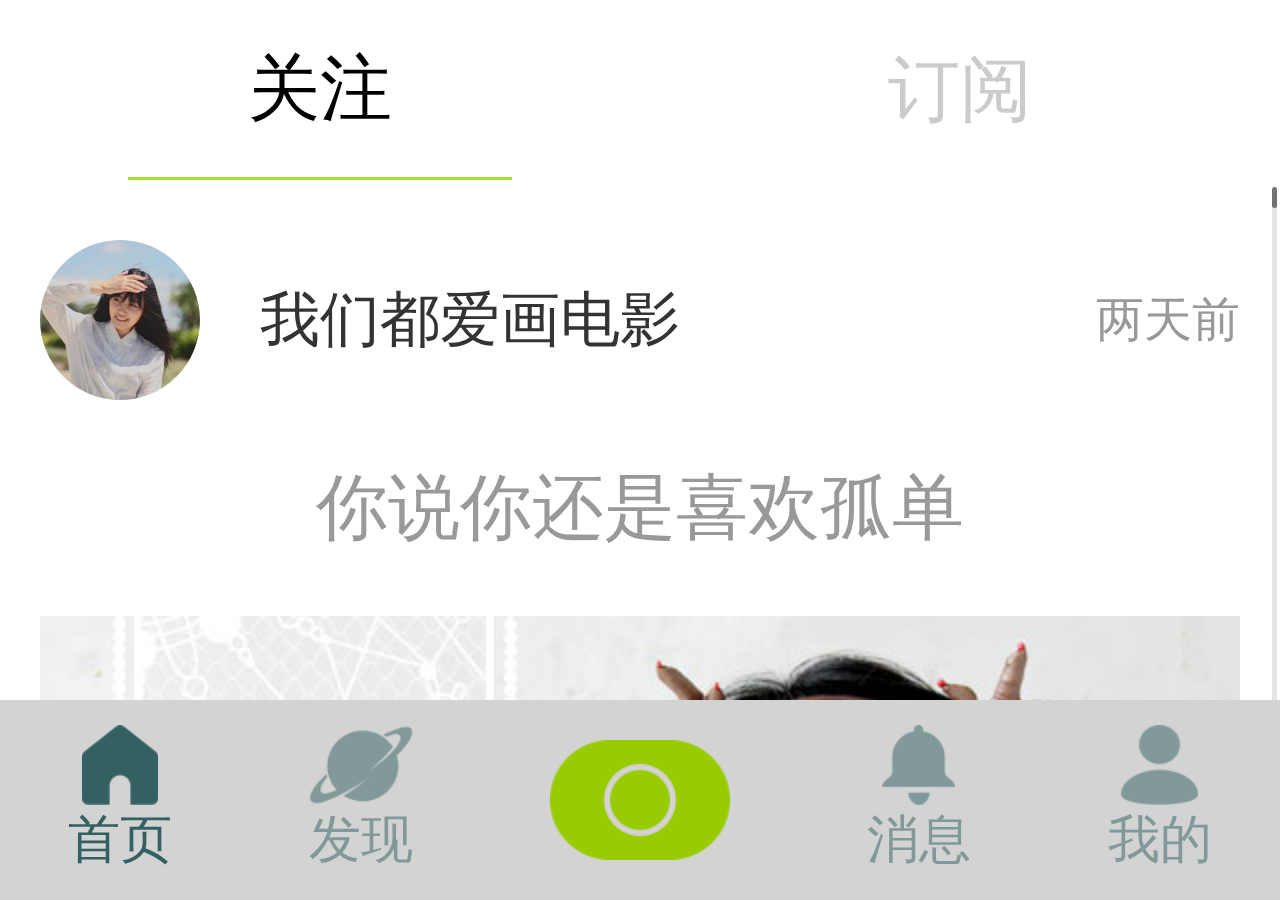
<file: index.html>
<!DOCTYPE html>
<html lang="en">
<head>
    <meta charset="UTF-8">
    <meta name="viewport" content="width=device-width, initial-scale=1.0">
    <meta http-equiv="X-UA-Compatible" content="ie=edge">
    <title>Document</title>

    <script src="./js/common.js"></script>
    <script src="./js/jquery-3.1.1.min.js"></script>
    <script src="./lib/swiper/js/swiper.min.js"></script>

    <link rel="stylesheet" href="./lib/swiper/css/swiper.min.css">
    <link rel="stylesheet" href="./css/index.css">
    <link rel="stylesheet" href="./css/list.css">
</head>
<body>
    <div class="container">
        <div class="main">
            <div class="swiper-container">
                <div class="swiper-wrapper">
                    <div class="swiper-slide">
                        <!-- 关注 -->
                        <div class="swiper-container2 container">
                            <div class="swiper-wrapper">
                                <div class="swiper-slide"></div>
                            </div>
                            <div class="swiper-scrollbar"></div>
                        </div>
                    </div>
                    <div class="swiper-slide">
                        <!-- 订阅 -->
                        <!-- 先实现内部滚动 -->
                        <div class="swiper-container1 container">
                            <div class="swiper-wrapper">
                                <div class="swiper-slide"></div>
                            </div>
                            <div class="swiper-scrollbar"></div>
                        </div>
                    </div>
                </div>
                <!-- 小点点 -->
                <div class="swiper-pagination"></div>
            </div>
        </div>
        <div class="bottom"></div>
    </div>

    <footer>
        <a class="active" href="./index.html"><img src="./img/01-app-icons/tab_01.png" alt=""><span>首页</span></a>
        <a href="./find.html"><img src="./img/01-app-icons/tab_02.png" alt=""><span>发现</span></a>

        <a href=""><img src="./img/01-app-icons/tab_camera.png" alt=""></a>

        <a href="./news.html"><img src="./img/01-app-icons/tab_03.png" alt=""><span>消息</span></a>
        <a href="./mine.html"><img src="./img/01-app-icons/tab_04.png" alt=""><span>我的</span></a>
    </footer>

    <script>
        var swiper = new Swiper('.swiper-container', {
            pagination: {
            el: '.swiper-pagination',
            },
        });

        $(function() {
            $(".swiper-container1 .swiper-slide").load("./order.html", function() {
                var swiper1 = new Swiper('.swiper-container1', {
                    direction: 'vertical',
                    slidesPerView: 'auto',
                    freeMode: true,
                    scrollbar: {
                        el: '.swiper-scrollbar',
                    },
                    mousewheel: true,
                });
            });

            $(".swiper-container2 .swiper-slide").load("./care.html", function() {
                var swiper2 = new Swiper('.swiper-container2', {
                    direction: 'vertical',
                    slidesPerView: 'auto',
                    freeMode: true,
                    scrollbar: {
                        el: '.swiper-scrollbar',
                    },
                    mousewheel: true,
                });
            });
        })

    </script>
</body>
</html>
</file>
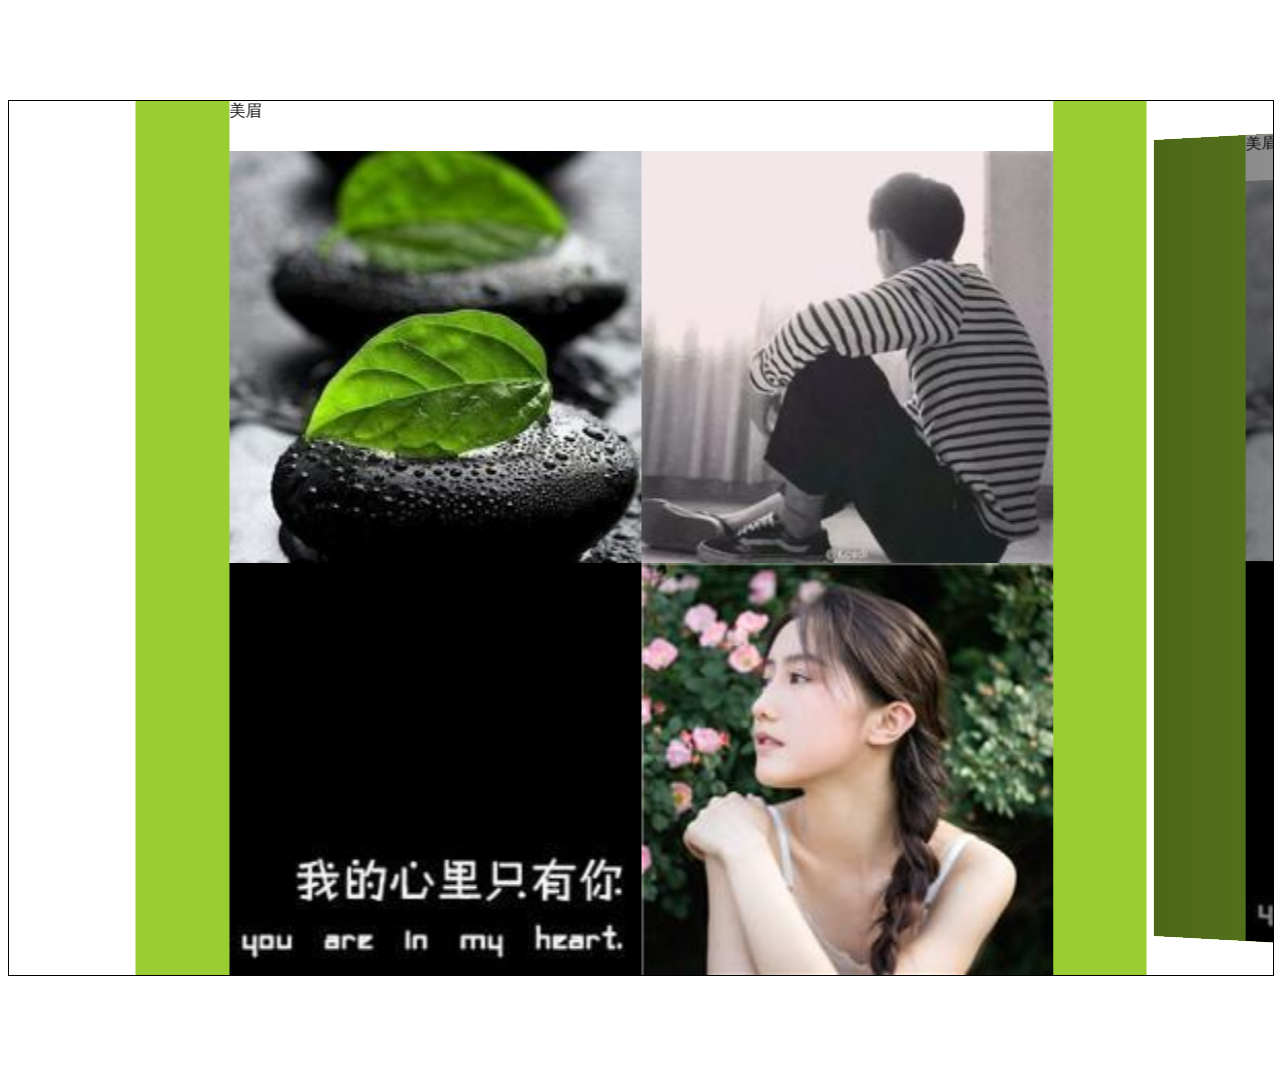
<file: 3d轮播效果.html>
<!DOCTYPE html>
<html lang="en">
<head>
    <meta charset="UTF-8">
    <meta name="viewport" content="width=device-width, initial-scale=1.0">
    <meta http-equiv="X-UA-Compatible" content="ie=edge">
    <title>Document</title>

    <link rel="stylesheet" href="./lib/swiper/swiper.min.css">
    <script src="./lib/swiper/js/swiper.min.js"></script>

    <style>
        .swiper-container {
            border: 1px solid #000;
            margin: 100px auto;
            /* width: 600px; */
            width: 100%;
            /* height: 375px; */
            
        }

        .swiper-slide {
            width: 80%;
            display: flex;
            align-items: center;
            justify-content: center;
            background-color: yellowgreen;
        }
        
        .box {
            display: flex;
            flex-direction: column;
        }

        .box .header {
            flex-basis: 50px;
            background-color: #fff;
        }

        .box .content {
            flex: 1;

            display: flex;
            flex-wrap: wrap;
        }

        .box .content img {
            width: 50%;
        }

    </style>
</head>
<body>
        <div class="swiper-container">
            <div class="swiper-wrapper">
                <div class="swiper-slide">
                    <div class="box">
                        <div class="header">美眉</div>
                        <div class="content">
                            <img src="./img/02-head-icons/02.jpg" alt="">
                            <img src="./img/02-head-icons/03.jpg" alt="">
                            <img src="./img/02-head-icons/04.jpg" alt="">
                            <img src="./img/02-head-icons/05.jpg" alt="">
                        </div>
                    </div>
                </div>
                <div class="swiper-slide">
                    <div class="box">
                        <div class="header">美眉</div>
                        <div class="content">
                            <img src="./img/02-head-icons/02.jpg" alt="">
                            <img src="./img/02-head-icons/03.jpg" alt="">
                            <img src="./img/02-head-icons/04.jpg" alt="">
                            <img src="./img/02-head-icons/05.jpg" alt="">
                        </div>
                    </div>
                </div>
                <div class="swiper-slide">
                    <div class="box">
                        <div class="header">美眉</div>
                        <div class="content">
                            <img src="./img/02-head-icons/02.jpg" alt="">
                            <img src="./img/02-head-icons/03.jpg" alt="">
                            <img src="./img/02-head-icons/04.jpg" alt="">
                            <img src="./img/02-head-icons/05.jpg" alt="">
                        </div>
                    </div>
                </div>
                <div class="swiper-slide">
                    <div class="box">
                        <div class="header">美眉</div>
                        <div class="content">
                            <img src="./img/02-head-icons/02.jpg" alt="">
                            <img src="./img/02-head-icons/03.jpg" alt="">
                            <img src="./img/02-head-icons/04.jpg" alt="">
                            <img src="./img/02-head-icons/05.jpg" alt="">
                        </div>
                    </div>
                </div>
                <div class="swiper-slide">
                    <div class="box">
                        <div class="header">美眉</div>
                        <div class="content">
                            <img src="./img/02-head-icons/02.jpg" alt="">
                            <img src="./img/02-head-icons/03.jpg" alt="">
                            <img src="./img/02-head-icons/04.jpg" alt="">
                            <img src="./img/02-head-icons/05.jpg" alt="">
                        </div>
                    </div>
                </div>
            </div>
        </div>
</body>
</html>

<script>
    var swiper = new Swiper('.swiper-container', {
      effect: 'coverflow',
      grabCursor: true,
      centeredSlides: true,
      slidesPerView: 'auto',
      coverflowEffect: {
        rotate: 10,
        stretch: -50,
        depth: 30,
        modifier: 1,
        slideShadows : true,
      },
      pagination: {
        el: '.swiper-pagination',
      },
    });
</script>
</file>
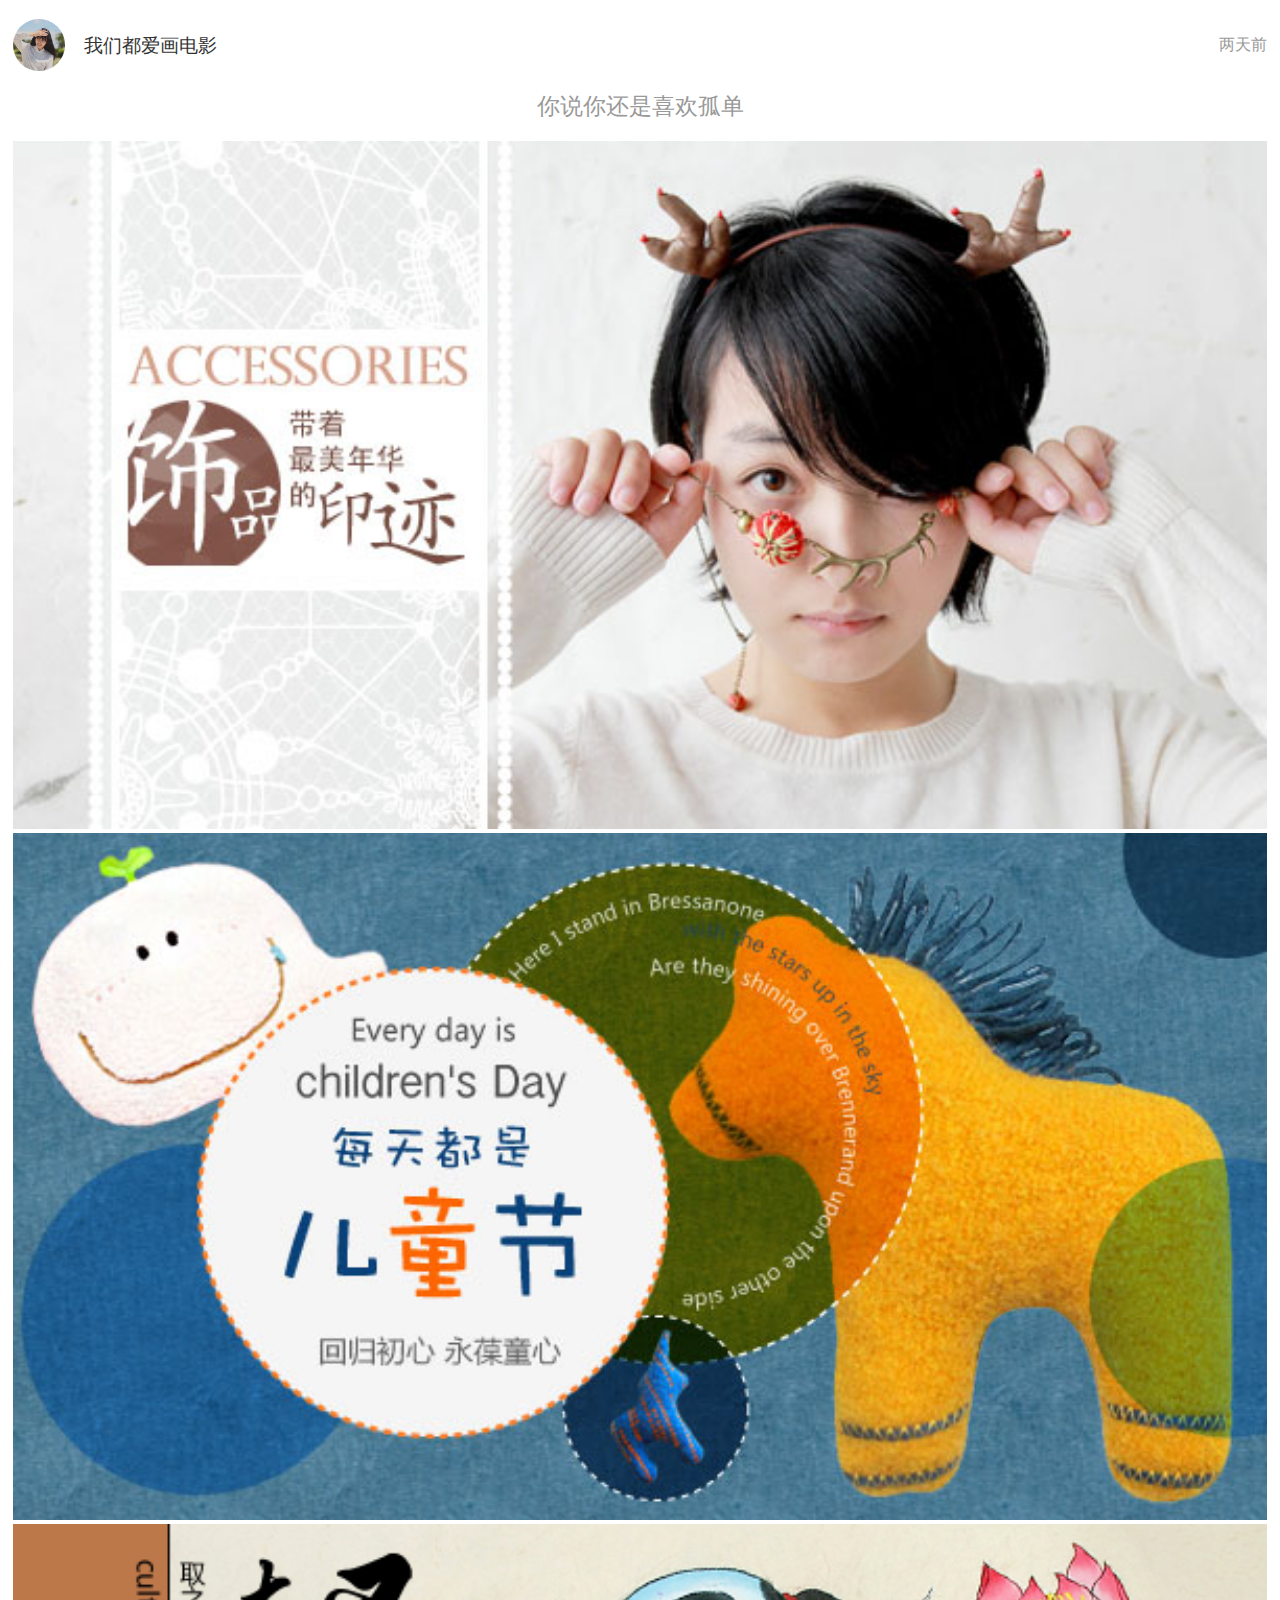
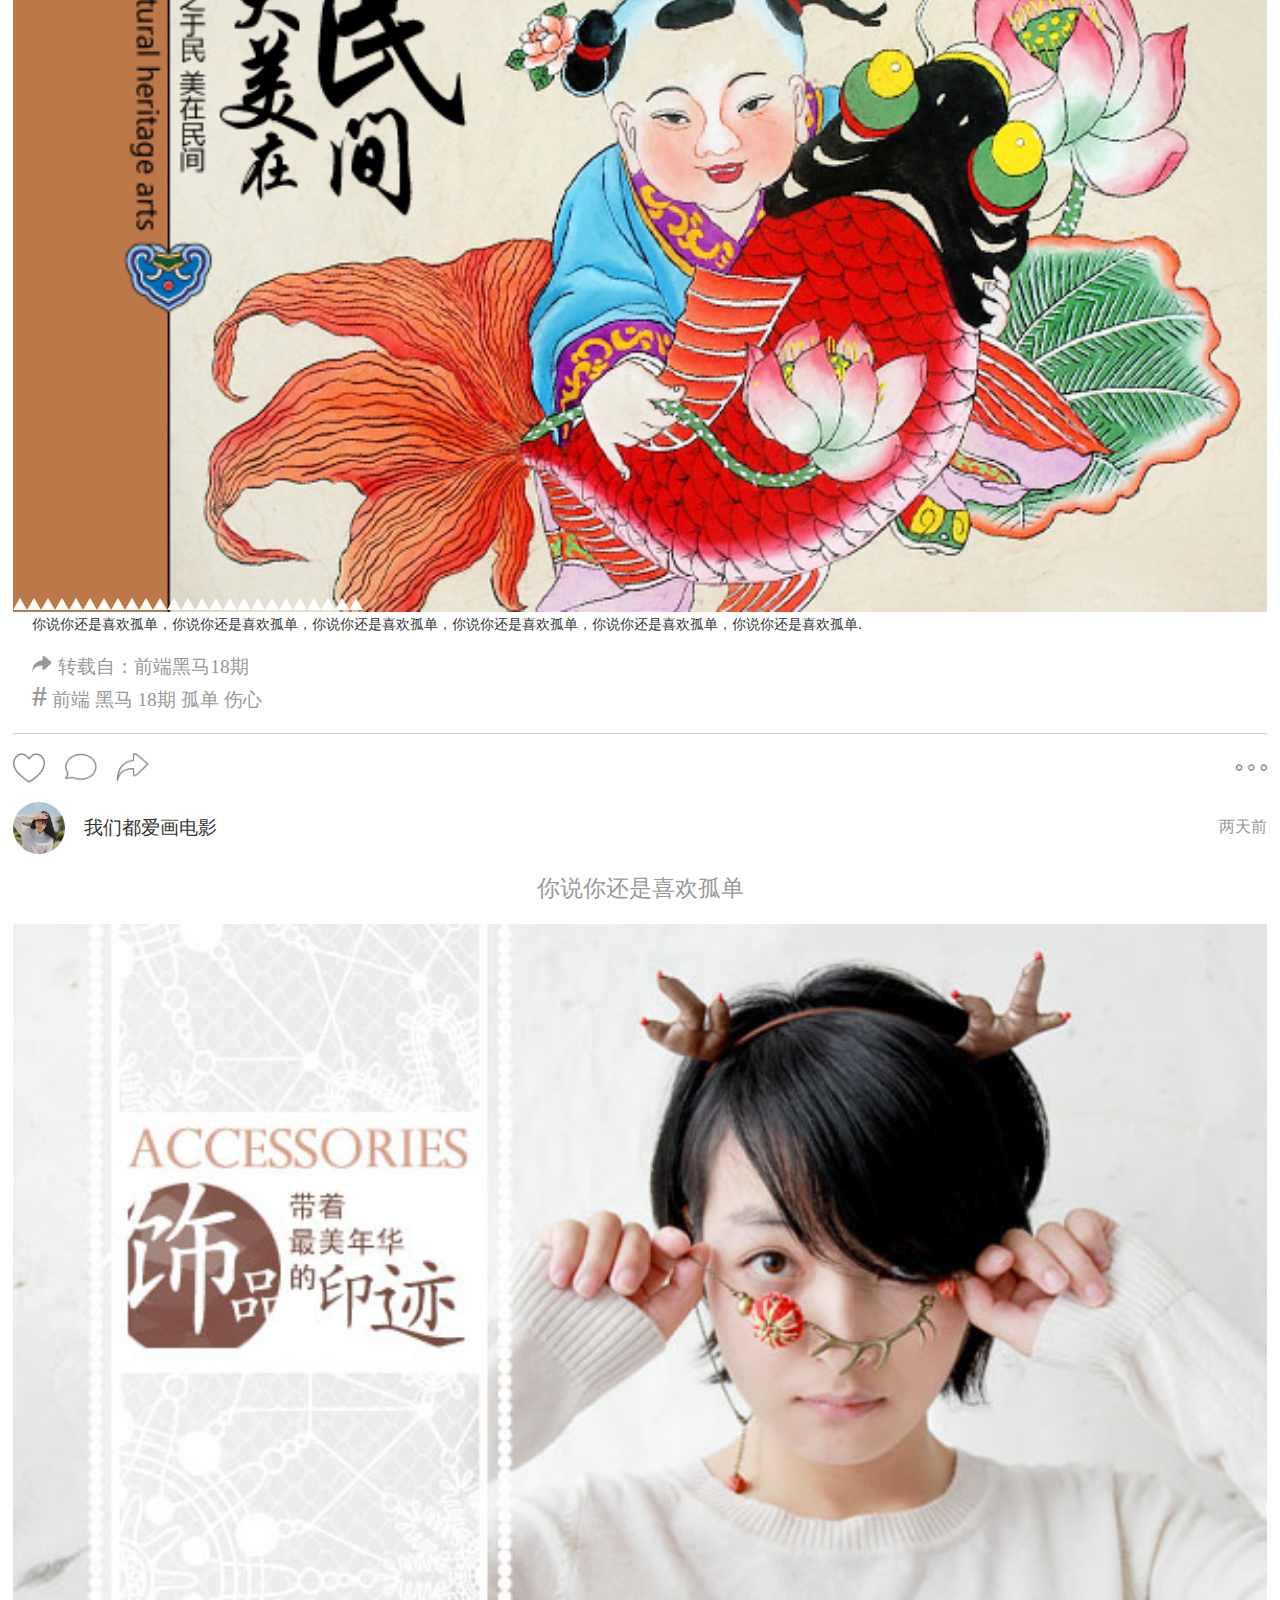
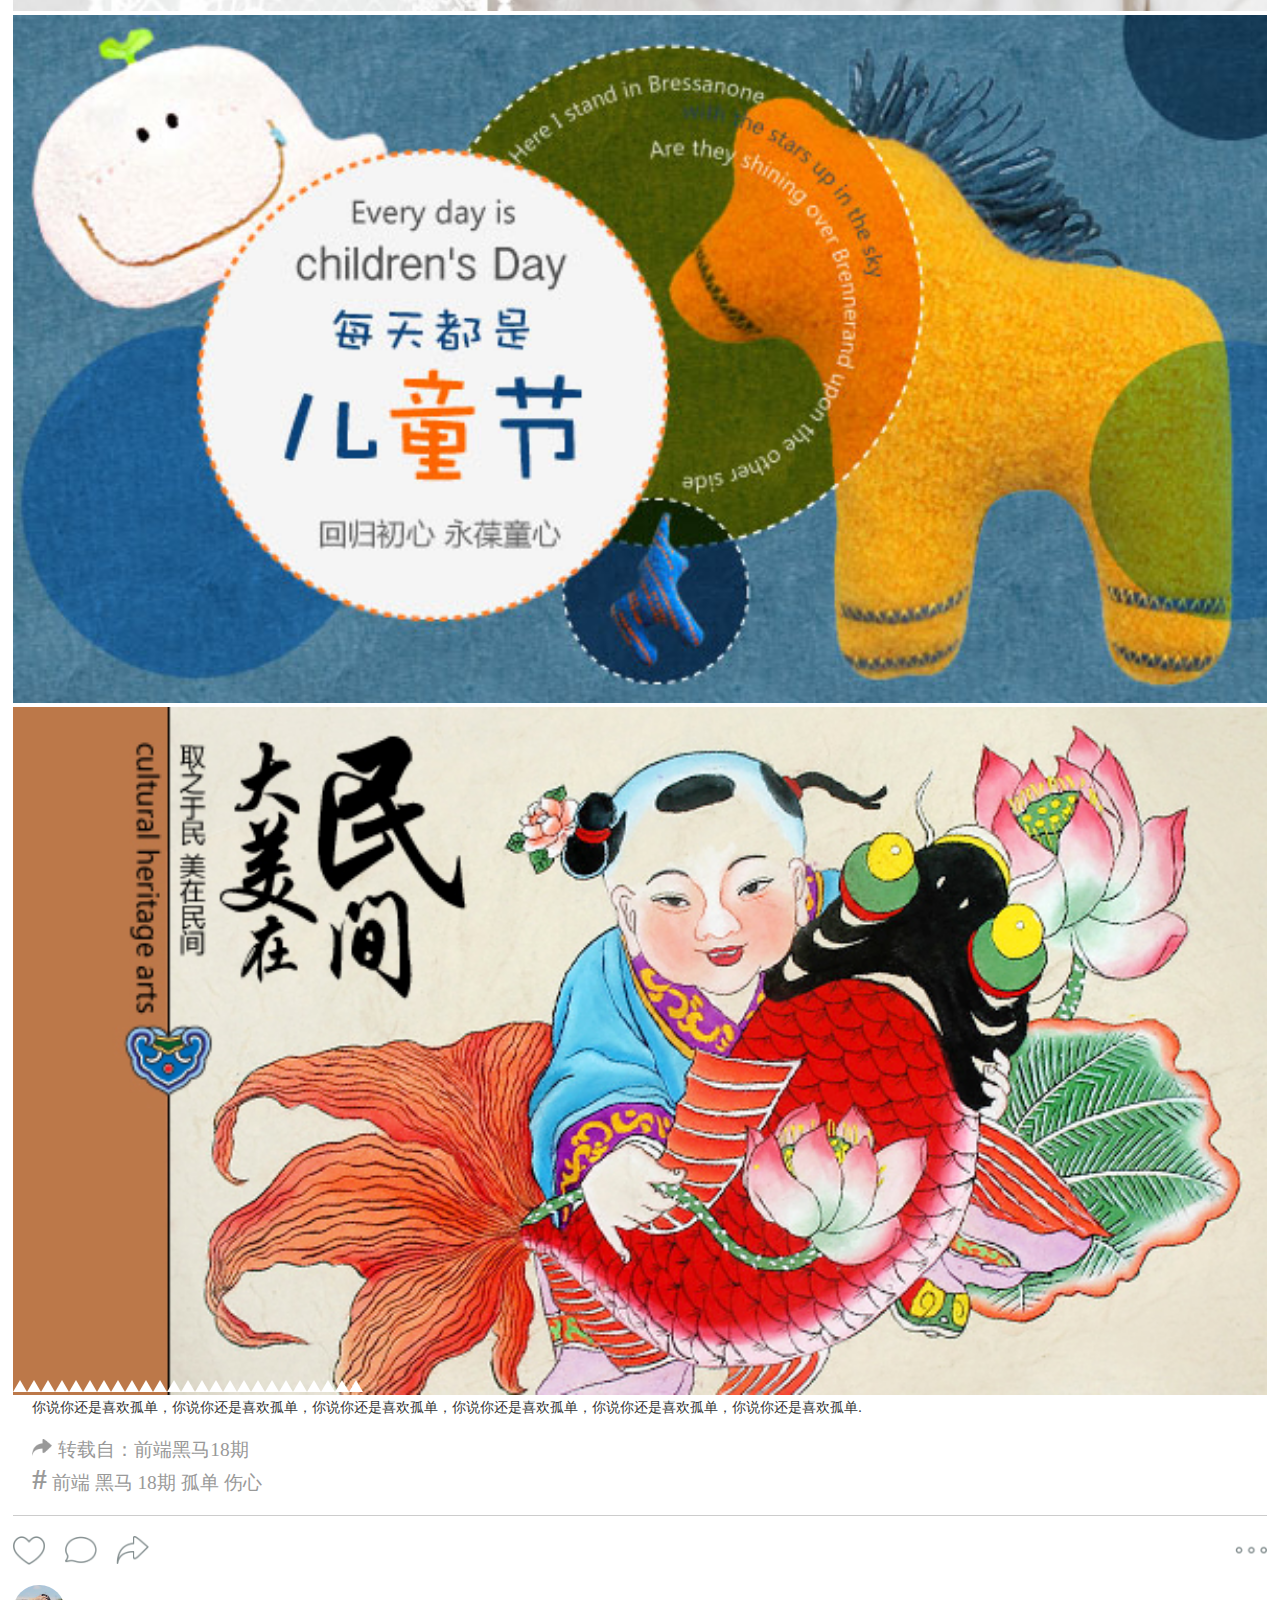
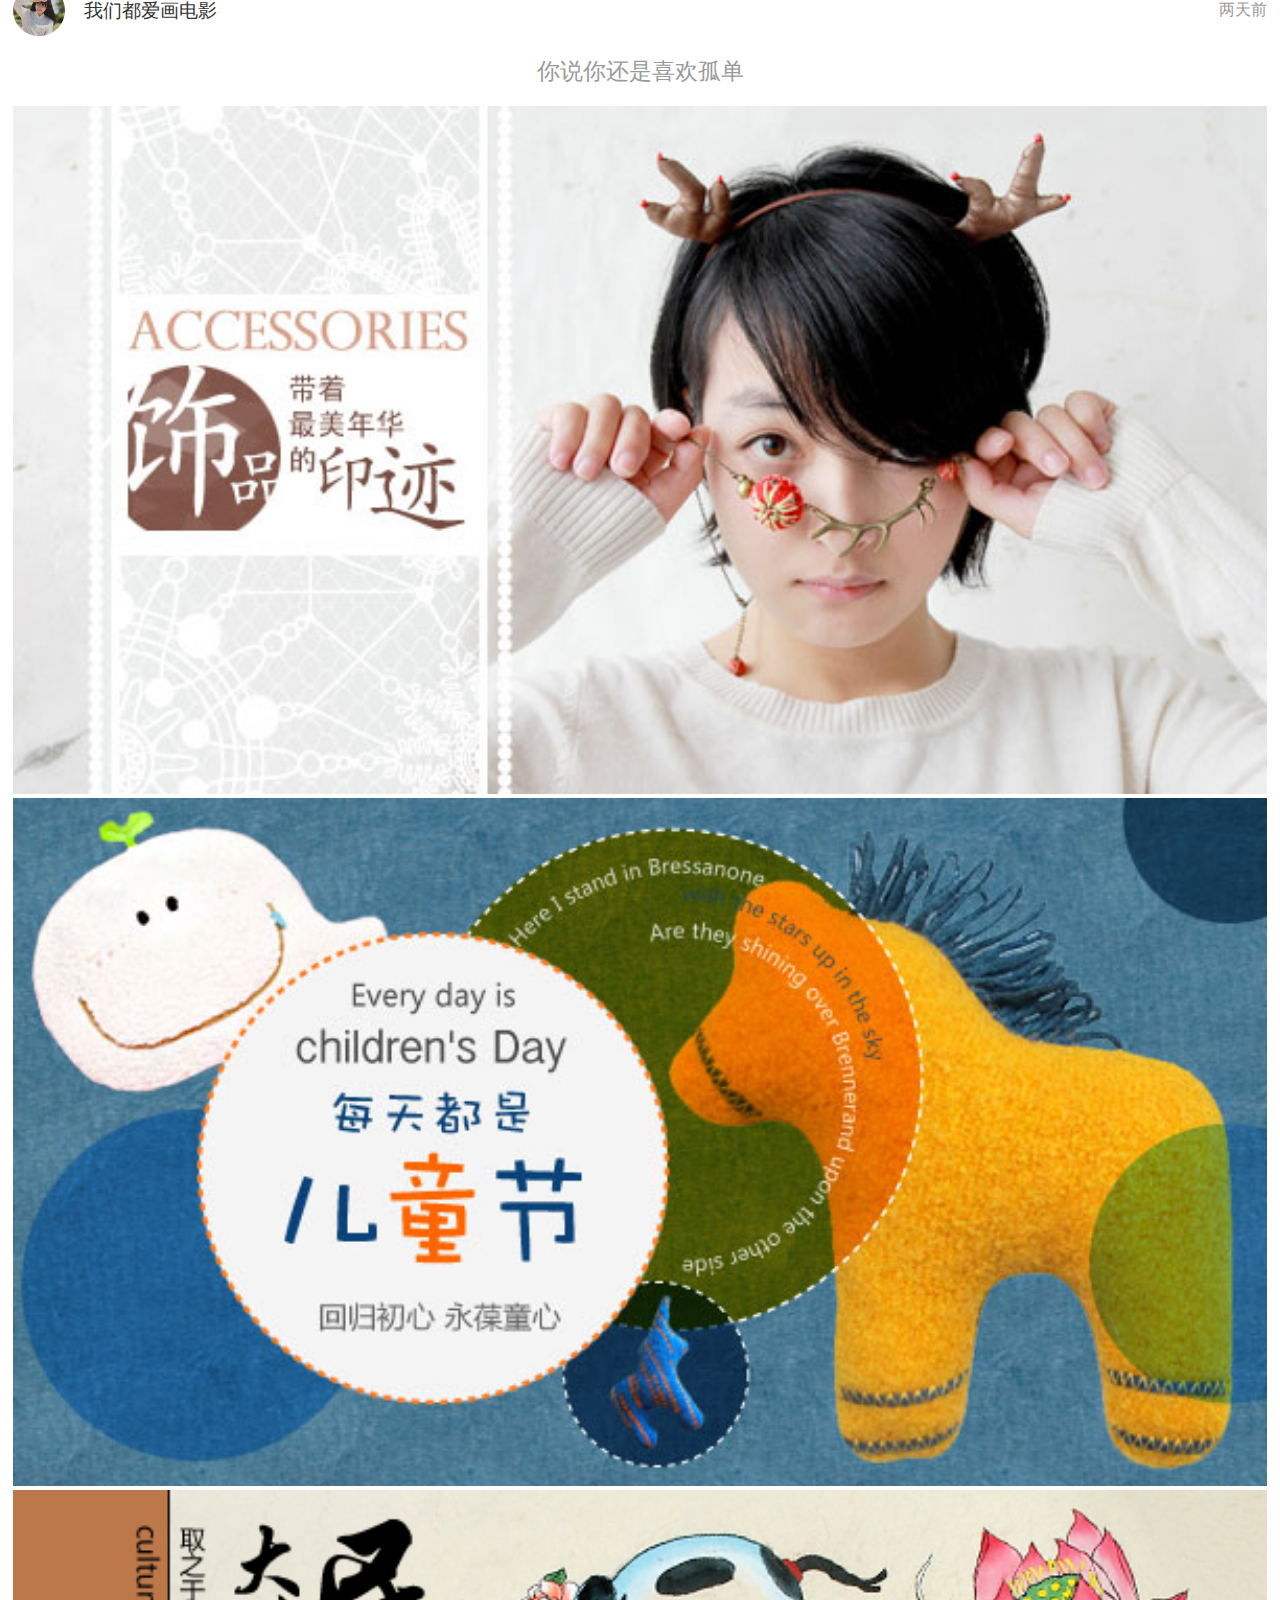
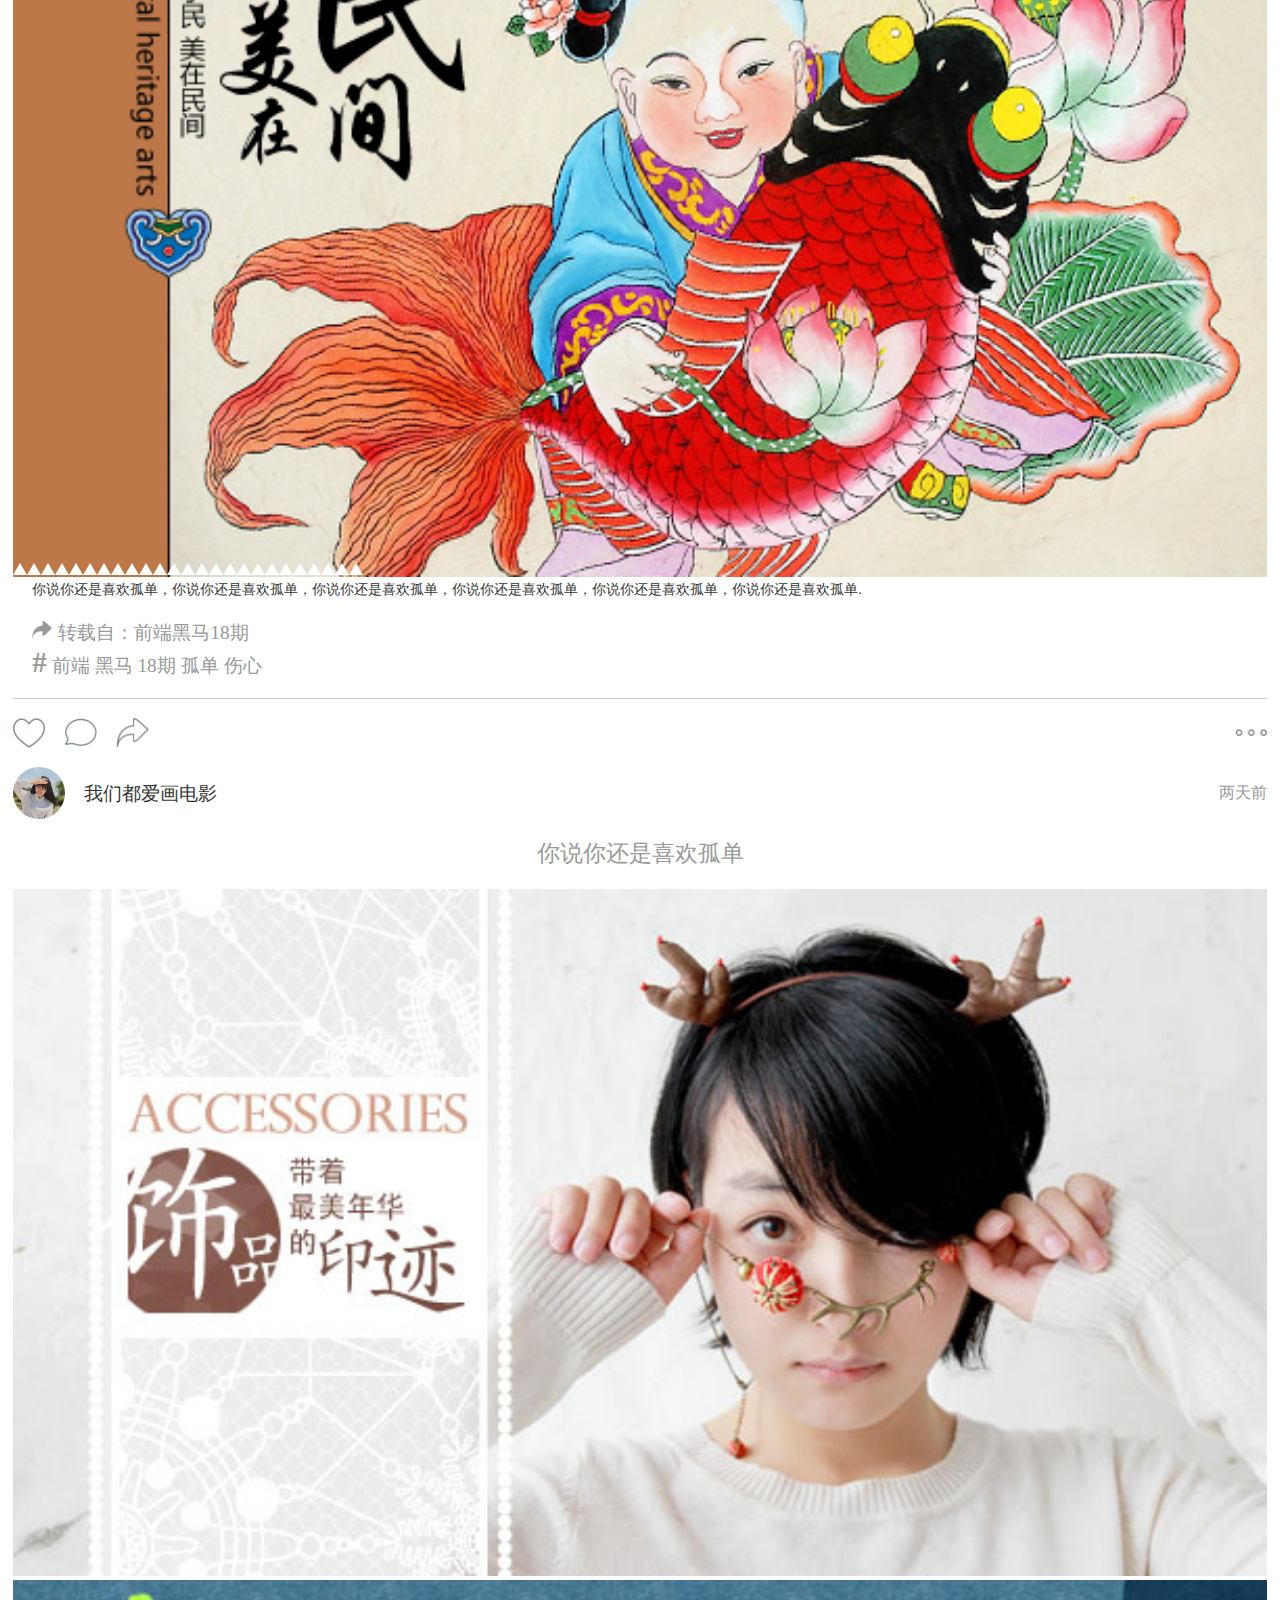
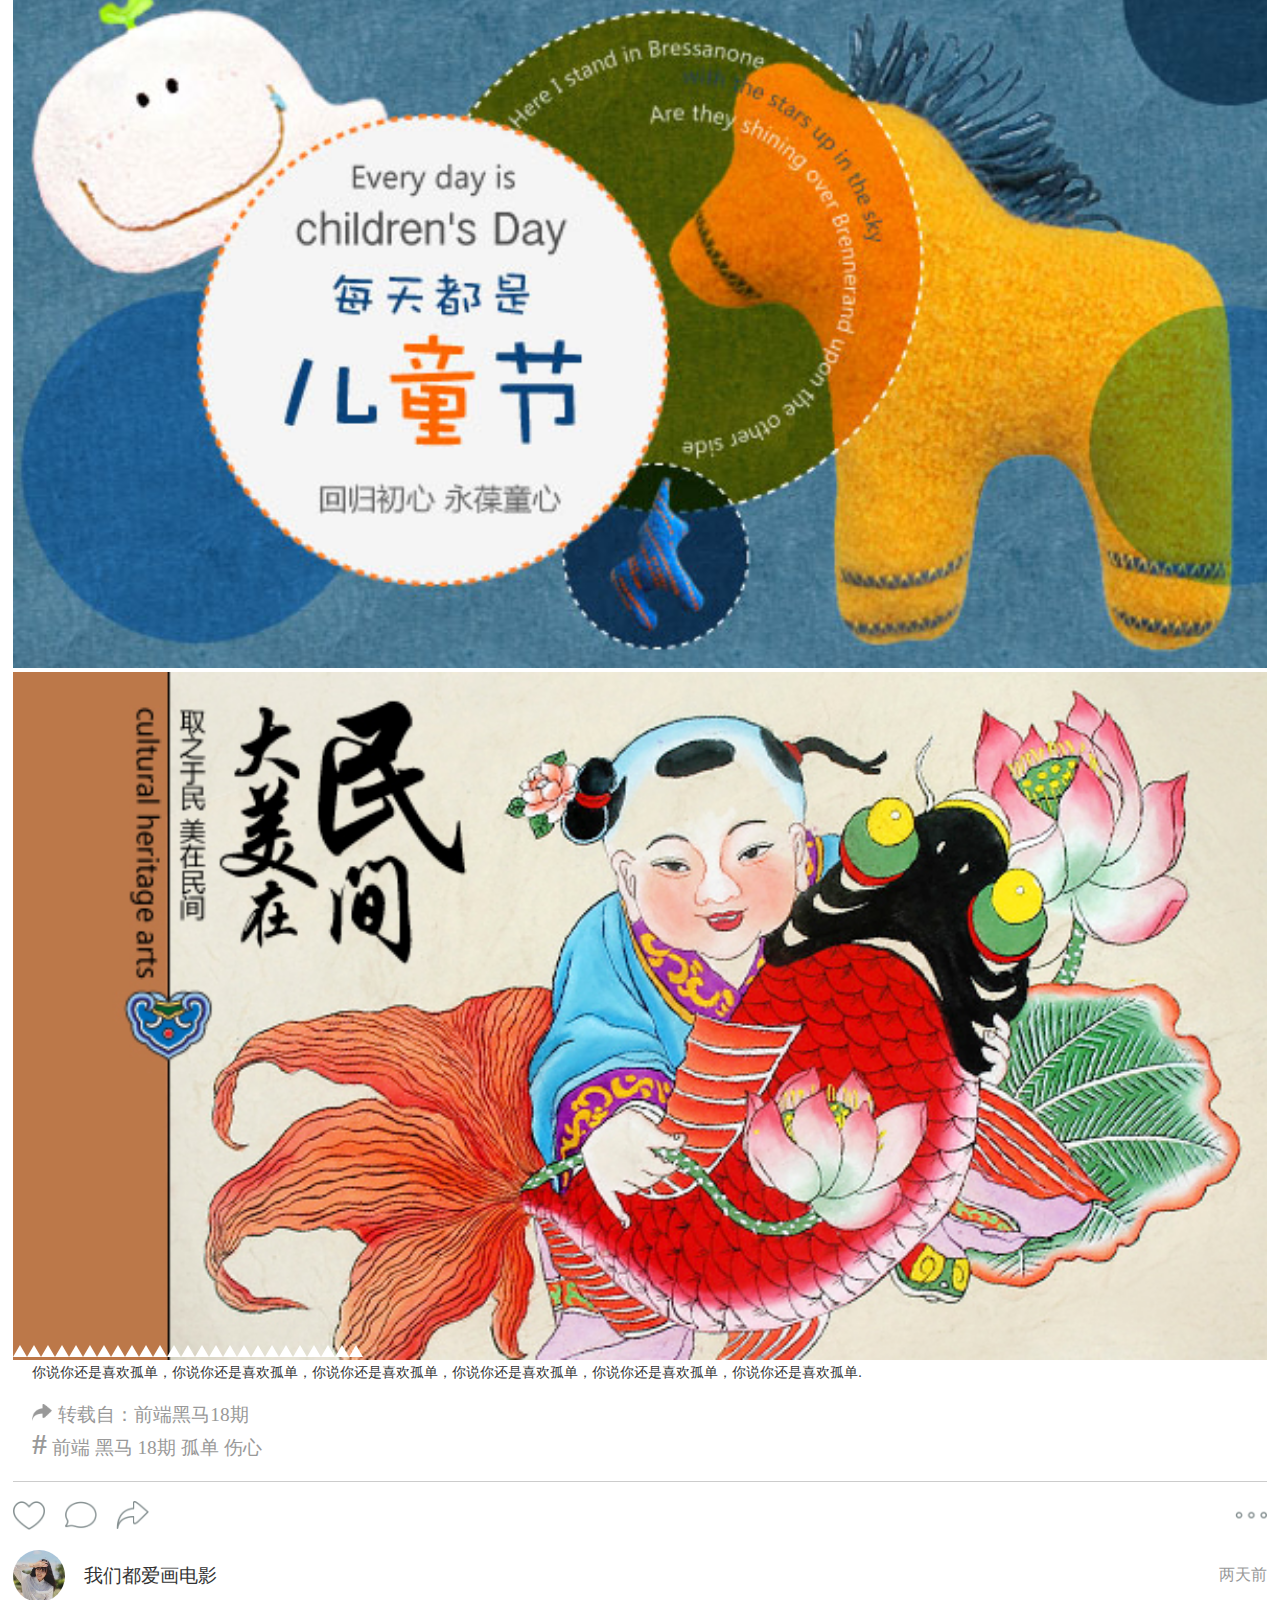
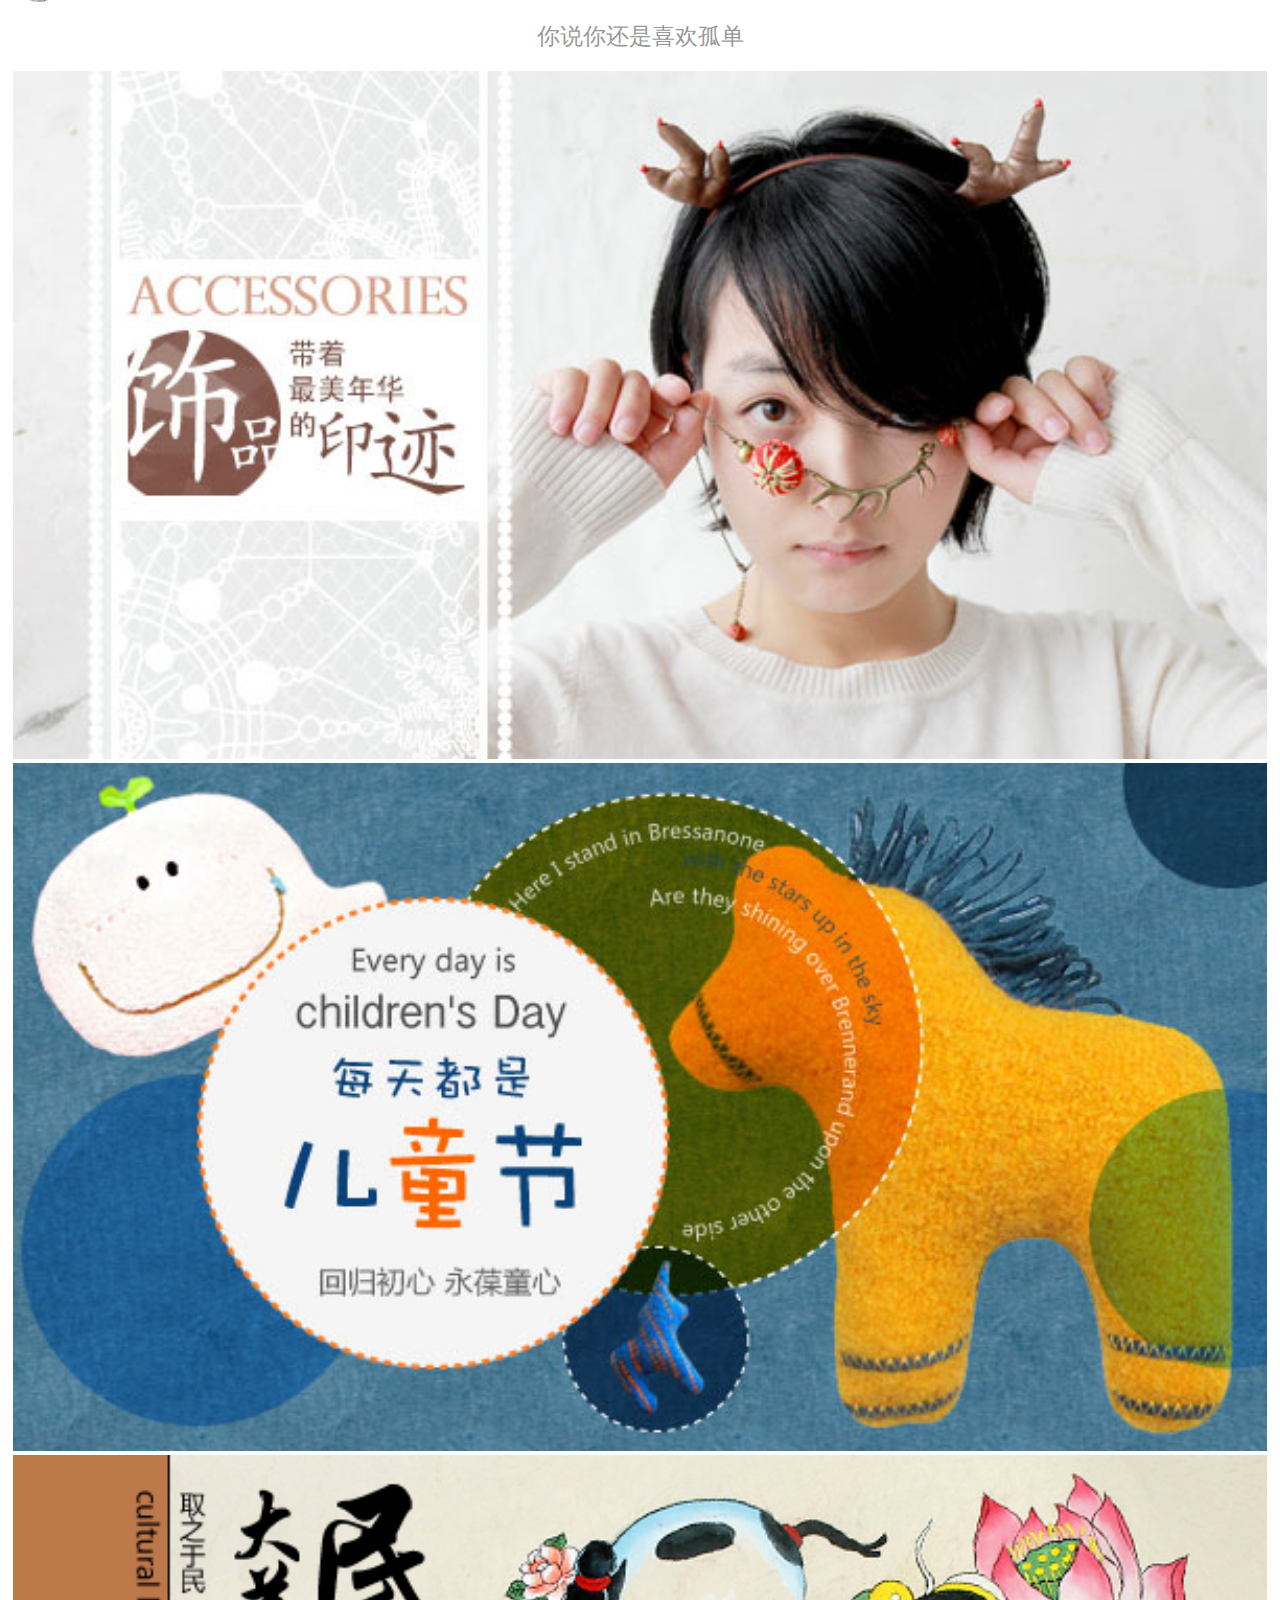
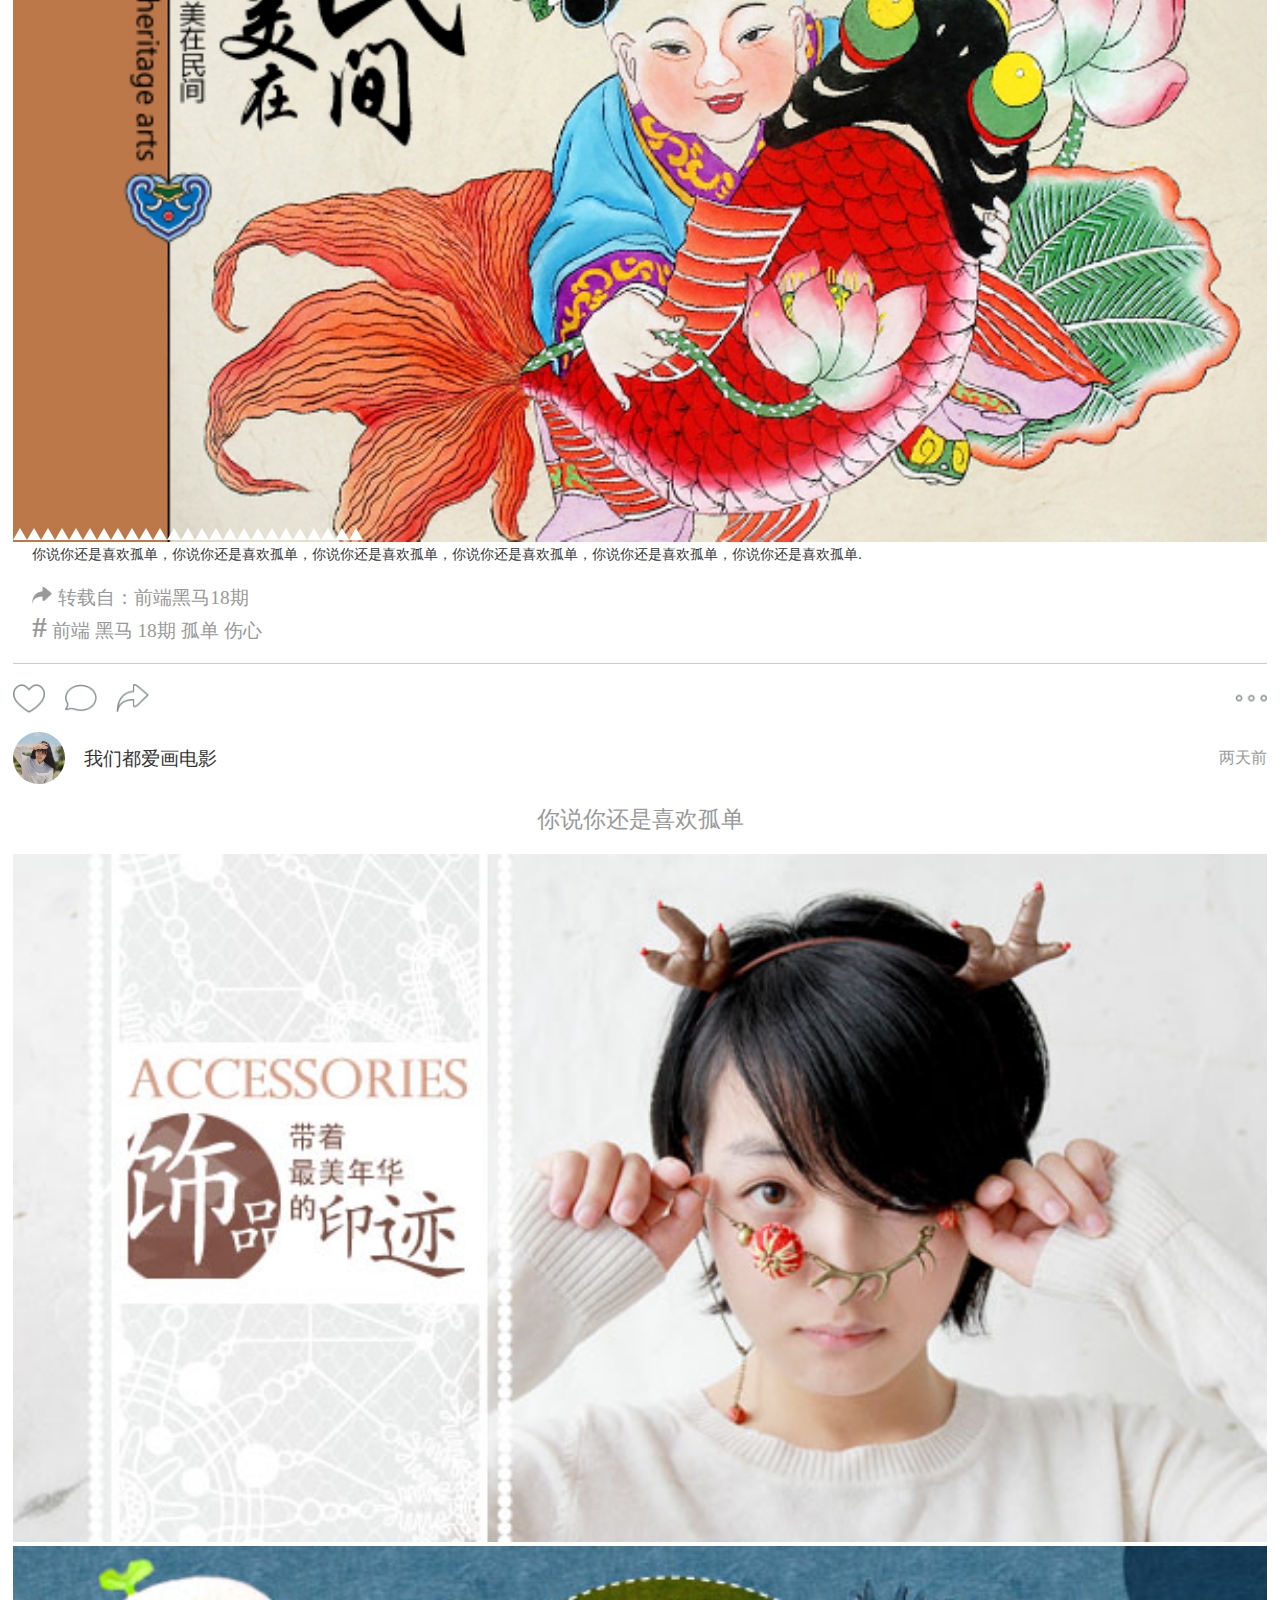
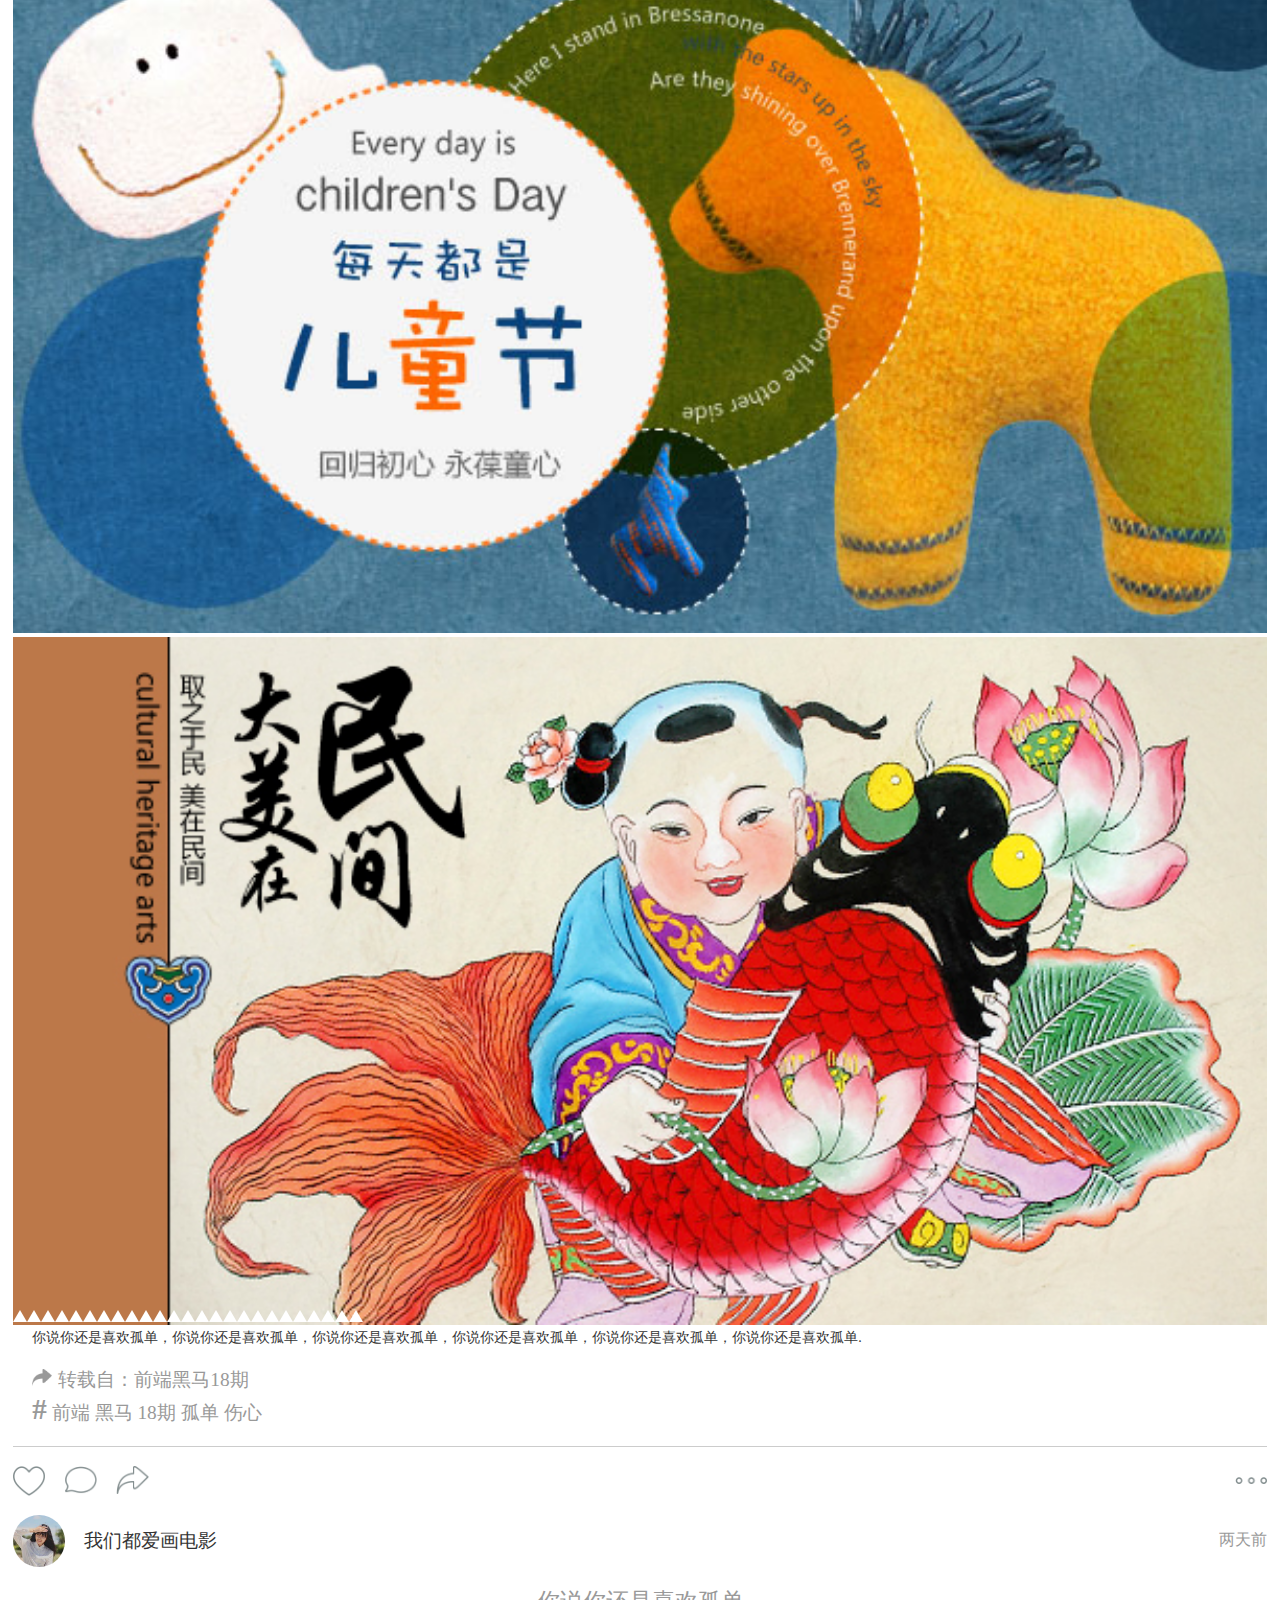
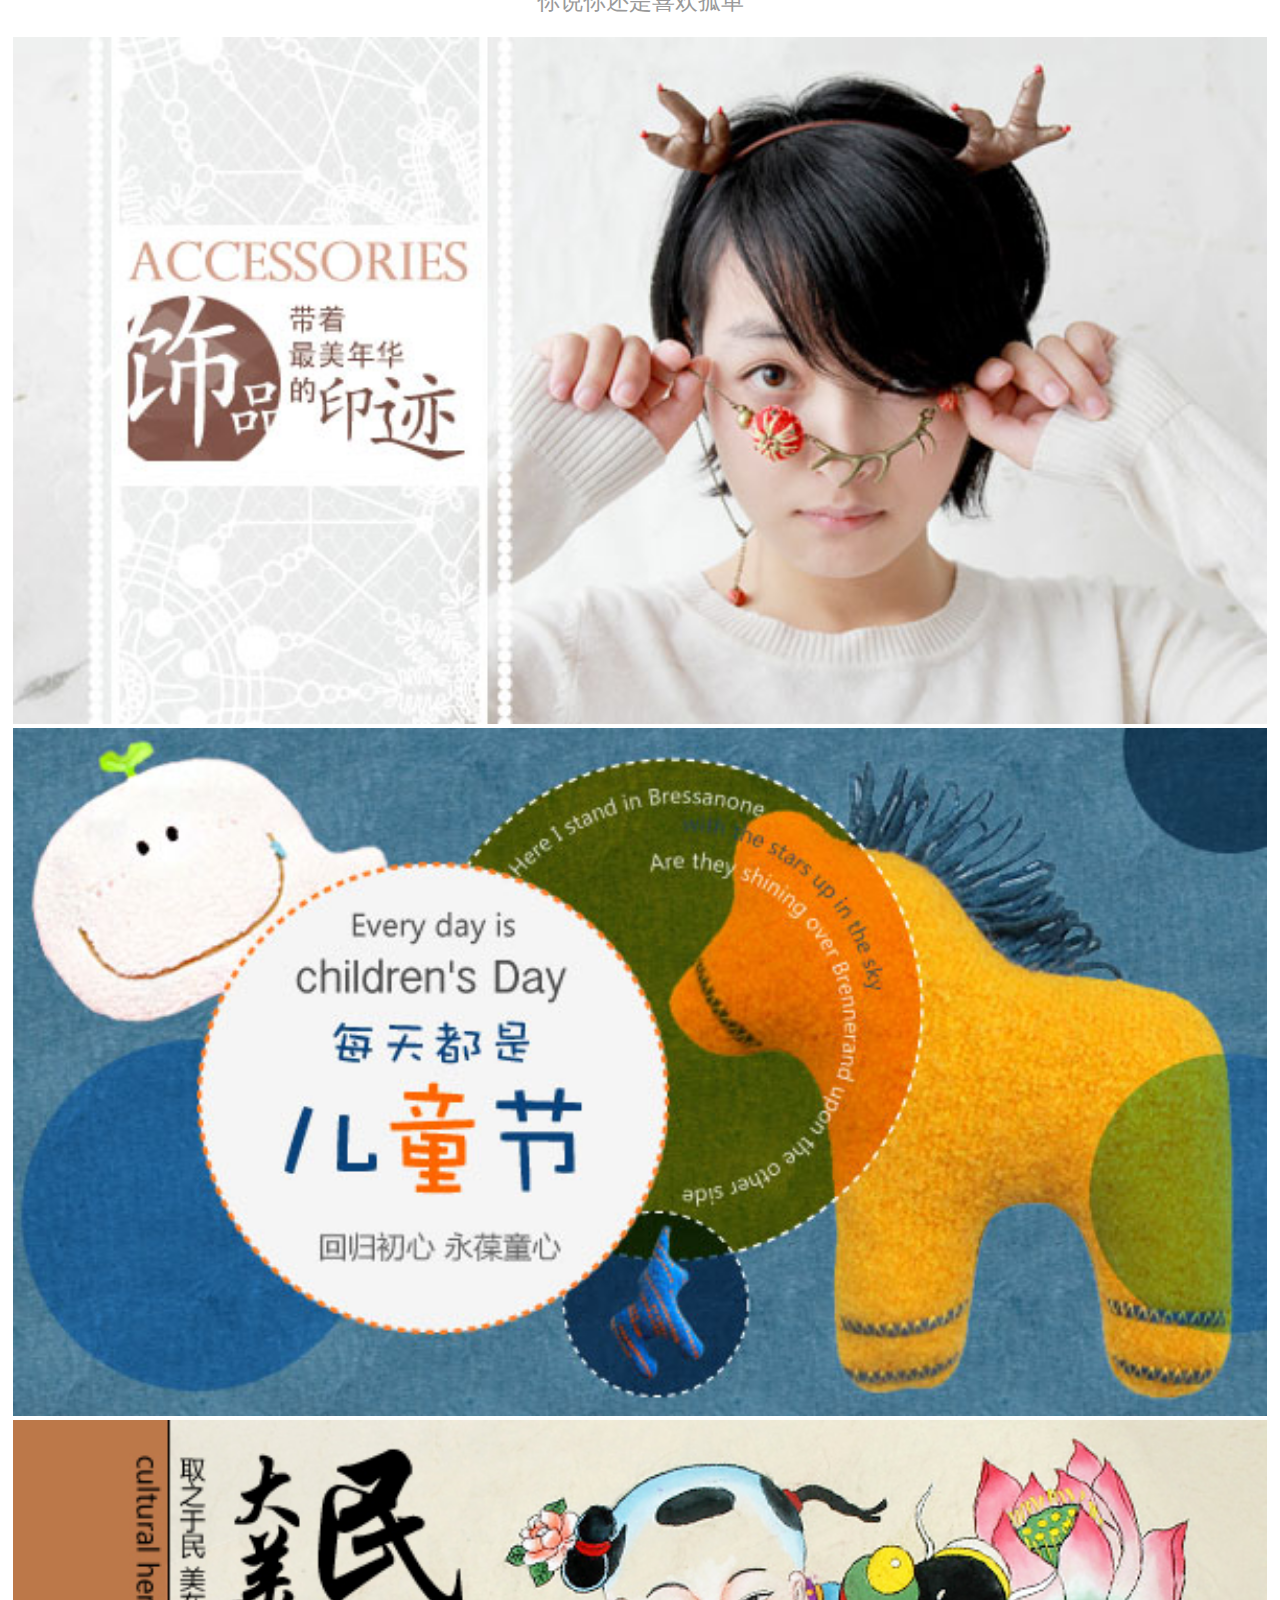
<file: care.html>
<!DOCTYPE html>
<html lang="en">
<head>
    <meta charset="UTF-8">
    <meta name="viewport" content="width=device-width, initial-scale=1.0">
    <meta http-equiv="X-UA-Compatible" content="ie=edge">
    <title>Document</title>

    <script src="./js/common.js"></script>
    <link rel="stylesheet" href="./css/care.css">
    
</head>
<body>
    <ul class="carelist">
        <li>
            <div class="user">
                <div class="left">
                    <img src="./img/02-head-icons/06.jpg" alt="" class="icon img-circle">
                    <p class="username">我们都爱画电影</p>
                </div>
                <p class="right">两天前</p>
            </div>
            <p class="title">你说你还是喜欢孤单</p>
            <div class="images">
                <img src="./img/05-banner/banner5.jpg" alt="">
                <img src="./img/05-banner/banner6.jpg" alt="">
                <img src="./img/05-banner/banner7.jpg" alt="">

                <div class="juchi">
                    <div class="box"></div>
                    <div class="box"></div>
                    <div class="box"></div>
                    <div class="box"></div>
                    <div class="box"></div>
                    <div class="box"></div>
                    <div class="box"></div>
                    <div class="box"></div>
                    <div class="box"></div>
                    <div class="box"></div>
                    <div class="box"></div>
                    <div class="box"></div>
                    <div class="box"></div>
                    <div class="box"></div>
                    <div class="box"></div>
                    <div class="box"></div>
                    <div class="box"></div>
                    <div class="box"></div>
                    <div class="box"></div>
                    <div class="box"></div>
                    <div class="box"></div>
                    <div class="box"></div>
                    <div class="box"></div>
                    <div class="box"></div>
                    <div class="box"></div>
                </div>
            </div>
            <div class="content">
                <p>
                你说你还是喜欢孤单，你说你还是喜欢孤单，你说你还是喜欢孤单，你说你还是喜欢孤单，你说你还是喜欢孤单，你说你还是喜欢孤单.
            </p>
            </div>
            <div class="info">
                <p><img src="./img/01-app-icons/icon_welfare_product_share_hl.png" alt="">转载自：前端黑马18期</p>
                <p>
                    <span>#</span>
                    <span>前端</span>
                    <span>黑马</span>
                    <span>18期</span>
                    <span>孤单</span>
                    <span>伤心</span>
                </p>
            </div>
            <div class="control">
                <img class="fl" src="./img/01-app-icons/dashboard_like_off_default.png" alt="">
                <img class="fl"  src="./img/01-app-icons/dashboard_reply_default.png" alt="">
                <img class="fl"  src="./img/01-app-icons/dashboard_reblog_default.png" alt="">
                <img class="fr" src="./img/01-app-icons/dashboard_more_default.png" alt="">
            </div>
        </li>
        <li>
            <div class="user">
                <div class="left">
                    <img src="./img/02-head-icons/06.jpg" alt="" class="icon img-circle">
                    <p class="username">我们都爱画电影</p>
                </div>
                <p class="right">两天前</p>
            </div>
            <p class="title">你说你还是喜欢孤单</p>
            <div class="images">
                <img src="./img/05-banner/banner5.jpg" alt="">
                <img src="./img/05-banner/banner6.jpg" alt="">
                <img src="./img/05-banner/banner7.jpg" alt="">

                <div class="juchi">
                    <div class="box"></div>
                    <div class="box"></div>
                    <div class="box"></div>
                    <div class="box"></div>
                    <div class="box"></div>
                    <div class="box"></div>
                    <div class="box"></div>
                    <div class="box"></div>
                    <div class="box"></div>
                    <div class="box"></div>
                    <div class="box"></div>
                    <div class="box"></div>
                    <div class="box"></div>
                    <div class="box"></div>
                    <div class="box"></div>
                    <div class="box"></div>
                    <div class="box"></div>
                    <div class="box"></div>
                    <div class="box"></div>
                    <div class="box"></div>
                    <div class="box"></div>
                    <div class="box"></div>
                    <div class="box"></div>
                    <div class="box"></div>
                    <div class="box"></div>
                </div>
            </div>
            <div class="content">
                <p>
                你说你还是喜欢孤单，你说你还是喜欢孤单，你说你还是喜欢孤单，你说你还是喜欢孤单，你说你还是喜欢孤单，你说你还是喜欢孤单.
            </p>
            </div>
            <div class="info">
                <p><img src="./img/01-app-icons/icon_welfare_product_share_hl.png" alt="">转载自：前端黑马18期</p>
                <p>
                    <span>#</span>
                    <span>前端</span>
                    <span>黑马</span>
                    <span>18期</span>
                    <span>孤单</span>
                    <span>伤心</span>
                </p>
            </div>
            <div class="control">
                <img class="fl" src="./img/01-app-icons/dashboard_like_off_default.png" alt="">
                <img class="fl"  src="./img/01-app-icons/dashboard_reply_default.png" alt="">
                <img class="fl"  src="./img/01-app-icons/dashboard_reblog_default.png" alt="">
                <img class="fr" src="./img/01-app-icons/dashboard_more_default.png" alt="">
            </div>
        </li>
        <li>
            <div class="user">
                <div class="left">
                    <img src="./img/02-head-icons/06.jpg" alt="" class="icon img-circle">
                    <p class="username">我们都爱画电影</p>
                </div>
                <p class="right">两天前</p>
            </div>
            <p class="title">你说你还是喜欢孤单</p>
            <div class="images">
                <img src="./img/05-banner/banner5.jpg" alt="">
                <img src="./img/05-banner/banner6.jpg" alt="">
                <img src="./img/05-banner/banner7.jpg" alt="">

                <div class="juchi">
                    <div class="box"></div>
                    <div class="box"></div>
                    <div class="box"></div>
                    <div class="box"></div>
                    <div class="box"></div>
                    <div class="box"></div>
                    <div class="box"></div>
                    <div class="box"></div>
                    <div class="box"></div>
                    <div class="box"></div>
                    <div class="box"></div>
                    <div class="box"></div>
                    <div class="box"></div>
                    <div class="box"></div>
                    <div class="box"></div>
                    <div class="box"></div>
                    <div class="box"></div>
                    <div class="box"></div>
                    <div class="box"></div>
                    <div class="box"></div>
                    <div class="box"></div>
                    <div class="box"></div>
                    <div class="box"></div>
                    <div class="box"></div>
                    <div class="box"></div>
                </div>
            </div>
            <div class="content">
                <p>
                你说你还是喜欢孤单，你说你还是喜欢孤单，你说你还是喜欢孤单，你说你还是喜欢孤单，你说你还是喜欢孤单，你说你还是喜欢孤单.
            </p>
            </div>
            <div class="info">
                <p><img src="./img/01-app-icons/icon_welfare_product_share_hl.png" alt="">转载自：前端黑马18期</p>
                <p>
                    <span>#</span>
                    <span>前端</span>
                    <span>黑马</span>
                    <span>18期</span>
                    <span>孤单</span>
                    <span>伤心</span>
                </p>
            </div>
            <div class="control">
                <img class="fl" src="./img/01-app-icons/dashboard_like_off_default.png" alt="">
                <img class="fl"  src="./img/01-app-icons/dashboard_reply_default.png" alt="">
                <img class="fl"  src="./img/01-app-icons/dashboard_reblog_default.png" alt="">
                <img class="fr" src="./img/01-app-icons/dashboard_more_default.png" alt="">
            </div>
        </li>
        <li>
            <div class="user">
                <div class="left">
                    <img src="./img/02-head-icons/06.jpg" alt="" class="icon img-circle">
                    <p class="username">我们都爱画电影</p>
                </div>
                <p class="right">两天前</p>
            </div>
            <p class="title">你说你还是喜欢孤单</p>
            <div class="images">
                <img src="./img/05-banner/banner5.jpg" alt="">
                <img src="./img/05-banner/banner6.jpg" alt="">
                <img src="./img/05-banner/banner7.jpg" alt="">

                <div class="juchi">
                    <div class="box"></div>
                    <div class="box"></div>
                    <div class="box"></div>
                    <div class="box"></div>
                    <div class="box"></div>
                    <div class="box"></div>
                    <div class="box"></div>
                    <div class="box"></div>
                    <div class="box"></div>
                    <div class="box"></div>
                    <div class="box"></div>
                    <div class="box"></div>
                    <div class="box"></div>
                    <div class="box"></div>
                    <div class="box"></div>
                    <div class="box"></div>
                    <div class="box"></div>
                    <div class="box"></div>
                    <div class="box"></div>
                    <div class="box"></div>
                    <div class="box"></div>
                    <div class="box"></div>
                    <div class="box"></div>
                    <div class="box"></div>
                    <div class="box"></div>
                </div>
            </div>
            <div class="content">
                <p>
                你说你还是喜欢孤单，你说你还是喜欢孤单，你说你还是喜欢孤单，你说你还是喜欢孤单，你说你还是喜欢孤单，你说你还是喜欢孤单.
            </p>
            </div>
            <div class="info">
                <p><img src="./img/01-app-icons/icon_welfare_product_share_hl.png" alt="">转载自：前端黑马18期</p>
                <p>
                    <span>#</span>
                    <span>前端</span>
                    <span>黑马</span>
                    <span>18期</span>
                    <span>孤单</span>
                    <span>伤心</span>
                </p>
            </div>
            <div class="control">
                <img class="fl" src="./img/01-app-icons/dashboard_like_off_default.png" alt="">
                <img class="fl"  src="./img/01-app-icons/dashboard_reply_default.png" alt="">
                <img class="fl"  src="./img/01-app-icons/dashboard_reblog_default.png" alt="">
                <img class="fr" src="./img/01-app-icons/dashboard_more_default.png" alt="">
            </div>
        </li>
        <li>
            <div class="user">
                <div class="left">
                    <img src="./img/02-head-icons/06.jpg" alt="" class="icon img-circle">
                    <p class="username">我们都爱画电影</p>
                </div>
                <p class="right">两天前</p>
            </div>
            <p class="title">你说你还是喜欢孤单</p>
            <div class="images">
                <img src="./img/05-banner/banner5.jpg" alt="">
                <img src="./img/05-banner/banner6.jpg" alt="">
                <img src="./img/05-banner/banner7.jpg" alt="">

                <div class="juchi">
                    <div class="box"></div>
                    <div class="box"></div>
                    <div class="box"></div>
                    <div class="box"></div>
                    <div class="box"></div>
                    <div class="box"></div>
                    <div class="box"></div>
                    <div class="box"></div>
                    <div class="box"></div>
                    <div class="box"></div>
                    <div class="box"></div>
                    <div class="box"></div>
                    <div class="box"></div>
                    <div class="box"></div>
                    <div class="box"></div>
                    <div class="box"></div>
                    <div class="box"></div>
                    <div class="box"></div>
                    <div class="box"></div>
                    <div class="box"></div>
                    <div class="box"></div>
                    <div class="box"></div>
                    <div class="box"></div>
                    <div class="box"></div>
                    <div class="box"></div>
                </div>
            </div>
            <div class="content">
                <p>
                你说你还是喜欢孤单，你说你还是喜欢孤单，你说你还是喜欢孤单，你说你还是喜欢孤单，你说你还是喜欢孤单，你说你还是喜欢孤单.
            </p>
            </div>
            <div class="info">
                <p><img src="./img/01-app-icons/icon_welfare_product_share_hl.png" alt="">转载自：前端黑马18期</p>
                <p>
                    <span>#</span>
                    <span>前端</span>
                    <span>黑马</span>
                    <span>18期</span>
                    <span>孤单</span>
                    <span>伤心</span>
                </p>
            </div>
            <div class="control">
                <img class="fl" src="./img/01-app-icons/dashboard_like_off_default.png" alt="">
                <img class="fl"  src="./img/01-app-icons/dashboard_reply_default.png" alt="">
                <img class="fl"  src="./img/01-app-icons/dashboard_reblog_default.png" alt="">
                <img class="fr" src="./img/01-app-icons/dashboard_more_default.png" alt="">
            </div>
        </li>
        <li>
            <div class="user">
                <div class="left">
                    <img src="./img/02-head-icons/06.jpg" alt="" class="icon img-circle">
                    <p class="username">我们都爱画电影</p>
                </div>
                <p class="right">两天前</p>
            </div>
            <p class="title">你说你还是喜欢孤单</p>
            <div class="images">
                <img src="./img/05-banner/banner5.jpg" alt="">
                <img src="./img/05-banner/banner6.jpg" alt="">
                <img src="./img/05-banner/banner7.jpg" alt="">

                <div class="juchi">
                    <div class="box"></div>
                    <div class="box"></div>
                    <div class="box"></div>
                    <div class="box"></div>
                    <div class="box"></div>
                    <div class="box"></div>
                    <div class="box"></div>
                    <div class="box"></div>
                    <div class="box"></div>
                    <div class="box"></div>
                    <div class="box"></div>
                    <div class="box"></div>
                    <div class="box"></div>
                    <div class="box"></div>
                    <div class="box"></div>
                    <div class="box"></div>
                    <div class="box"></div>
                    <div class="box"></div>
                    <div class="box"></div>
                    <div class="box"></div>
                    <div class="box"></div>
                    <div class="box"></div>
                    <div class="box"></div>
                    <div class="box"></div>
                    <div class="box"></div>
                </div>
            </div>
            <div class="content">
                <p>
                你说你还是喜欢孤单，你说你还是喜欢孤单，你说你还是喜欢孤单，你说你还是喜欢孤单，你说你还是喜欢孤单，你说你还是喜欢孤单.
            </p>
            </div>
            <div class="info">
                <p><img src="./img/01-app-icons/icon_welfare_product_share_hl.png" alt="">转载自：前端黑马18期</p>
                <p>
                    <span>#</span>
                    <span>前端</span>
                    <span>黑马</span>
                    <span>18期</span>
                    <span>孤单</span>
                    <span>伤心</span>
                </p>
            </div>
            <div class="control">
                <img class="fl" src="./img/01-app-icons/dashboard_like_off_default.png" alt="">
                <img class="fl"  src="./img/01-app-icons/dashboard_reply_default.png" alt="">
                <img class="fl"  src="./img/01-app-icons/dashboard_reblog_default.png" alt="">
                <img class="fr" src="./img/01-app-icons/dashboard_more_default.png" alt="">
            </div>
        </li>
        <li>
            <div class="user">
                <div class="left">
                    <img src="./img/02-head-icons/06.jpg" alt="" class="icon img-circle">
                    <p class="username">我们都爱画电影</p>
                </div>
                <p class="right">两天前</p>
            </div>
            <p class="title">你说你还是喜欢孤单</p>
            <div class="images">
                <img src="./img/05-banner/banner5.jpg" alt="">
                <img src="./img/05-banner/banner6.jpg" alt="">
                <img src="./img/05-banner/banner7.jpg" alt="">

                <div class="juchi">
                    <div class="box"></div>
                    <div class="box"></div>
                    <div class="box"></div>
                    <div class="box"></div>
                    <div class="box"></div>
                    <div class="box"></div>
                    <div class="box"></div>
                    <div class="box"></div>
                    <div class="box"></div>
                    <div class="box"></div>
                    <div class="box"></div>
                    <div class="box"></div>
                    <div class="box"></div>
                    <div class="box"></div>
                    <div class="box"></div>
                    <div class="box"></div>
                    <div class="box"></div>
                    <div class="box"></div>
                    <div class="box"></div>
                    <div class="box"></div>
                    <div class="box"></div>
                    <div class="box"></div>
                    <div class="box"></div>
                    <div class="box"></div>
                    <div class="box"></div>
                </div>
            </div>
            <div class="content">
                <p>
                你说你还是喜欢孤单，你说你还是喜欢孤单，你说你还是喜欢孤单，你说你还是喜欢孤单，你说你还是喜欢孤单，你说你还是喜欢孤单.
            </p>
            </div>
            <div class="info">
                <p><img src="./img/01-app-icons/icon_welfare_product_share_hl.png" alt="">转载自：前端黑马18期</p>
                <p>
                    <span>#</span>
                    <span>前端</span>
                    <span>黑马</span>
                    <span>18期</span>
                    <span>孤单</span>
                    <span>伤心</span>
                </p>
            </div>
            <div class="control">
                <img class="fl" src="./img/01-app-icons/dashboard_like_off_default.png" alt="">
                <img class="fl"  src="./img/01-app-icons/dashboard_reply_default.png" alt="">
                <img class="fl"  src="./img/01-app-icons/dashboard_reblog_default.png" alt="">
                <img class="fr" src="./img/01-app-icons/dashboard_more_default.png" alt="">
            </div>
        </li>
        <li>
            <div class="user">
                <div class="left">
                    <img src="./img/02-head-icons/06.jpg" alt="" class="icon img-circle">
                    <p class="username">我们都爱画电影</p>
                </div>
                <p class="right">两天前</p>
            </div>
            <p class="title">你说你还是喜欢孤单</p>
            <div class="images">
                <img src="./img/05-banner/banner5.jpg" alt="">
                <img src="./img/05-banner/banner6.jpg" alt="">
                <img src="./img/05-banner/banner7.jpg" alt="">

                <div class="juchi">
                    <div class="box"></div>
                    <div class="box"></div>
                    <div class="box"></div>
                    <div class="box"></div>
                    <div class="box"></div>
                    <div class="box"></div>
                    <div class="box"></div>
                    <div class="box"></div>
                    <div class="box"></div>
                    <div class="box"></div>
                    <div class="box"></div>
                    <div class="box"></div>
                    <div class="box"></div>
                    <div class="box"></div>
                    <div class="box"></div>
                    <div class="box"></div>
                    <div class="box"></div>
                    <div class="box"></div>
                    <div class="box"></div>
                    <div class="box"></div>
                    <div class="box"></div>
                    <div class="box"></div>
                    <div class="box"></div>
                    <div class="box"></div>
                    <div class="box"></div>
                </div>
            </div>
            <div class="content">
                <p>
                你说你还是喜欢孤单，你说你还是喜欢孤单，你说你还是喜欢孤单，你说你还是喜欢孤单，你说你还是喜欢孤单，你说你还是喜欢孤单.
            </p>
            </div>
            <div class="info">
                <p><img src="./img/01-app-icons/icon_welfare_product_share_hl.png" alt="">转载自：前端黑马18期</p>
                <p>
                    <span>#</span>
                    <span>前端</span>
                    <span>黑马</span>
                    <span>18期</span>
                    <span>孤单</span>
                    <span>伤心</span>
                </p>
            </div>
            <div class="control">
                <img class="fl" src="./img/01-app-icons/dashboard_like_off_default.png" alt="">
                <img class="fl"  src="./img/01-app-icons/dashboard_reply_default.png" alt="">
                <img class="fl"  src="./img/01-app-icons/dashboard_reblog_default.png" alt="">
                <img class="fr" src="./img/01-app-icons/dashboard_more_default.png" alt="">
            </div>
        </li>
    </ul>
</body>
</html>
</file>
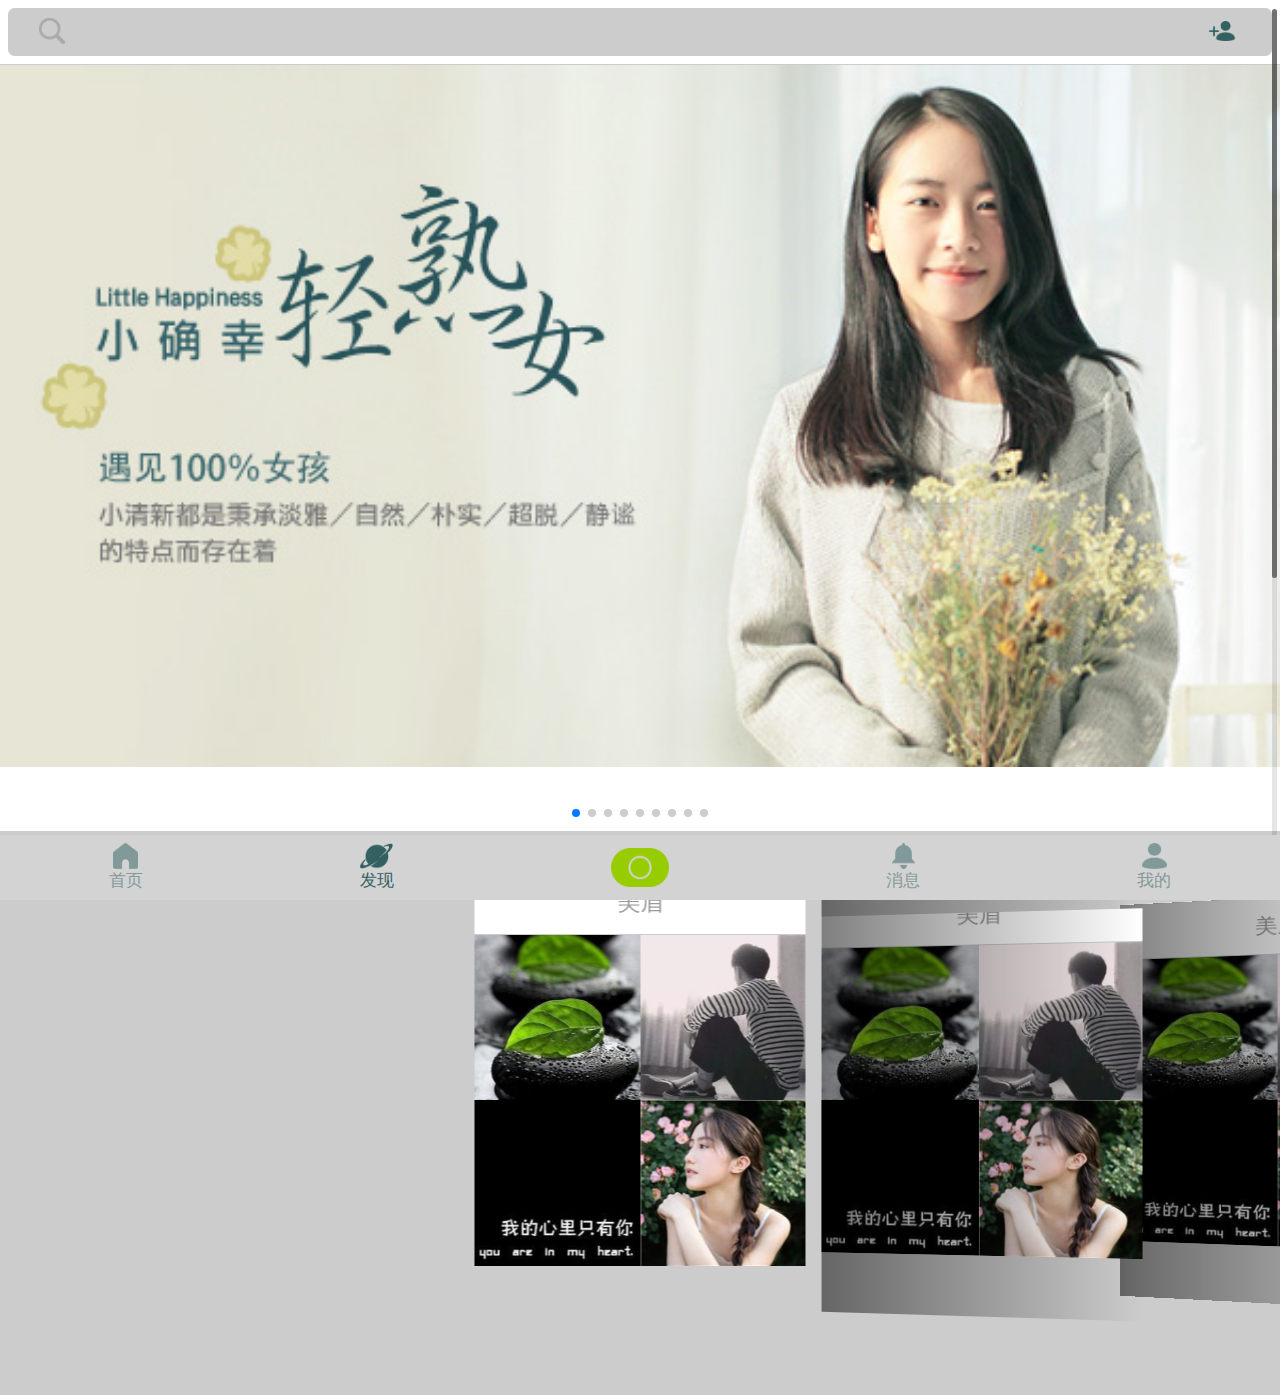
<file: find.html>
<!DOCTYPE html>
<html lang="en">
<head>
    <meta charset="UTF-8">
    <meta name="viewport" content="width=device-width, initial-scale=1.0">
    <meta http-equiv="X-UA-Compatible" content="ie=edge">
    <title>Document</title>
    <script src="./js/common.js"></script>

    <script src="./js/jquery-3.1.1.min.js"></script>
    <script src="./lib/swiper/js/swiper.min.js"></script>

    <link rel="stylesheet" href="./lib/swiper/css/swiper.min.css">
    <link rel="stylesheet" href="./css/index.css">
    <link rel="stylesheet" href="./css/find.css">
</head>
<body>
    <div class="swiper-container2">
        <div class="swiper-wrapper">
            <div class="swiper-slide">
                <div class="searchbar">
                    <input type="text">
                    <img src="./img/01-app-icons/explore_search.png" alt="" class="glass">
                    <img src="./img/01-app-icons/dashboard_find_friend.png" alt="" class="user">
                </div>
    
                <!-- banner -->
                <div class="swiper-container">
                    <div class="swiper-wrapper">
                        <div class="swiper-slide">
                            <img src="./img/05-banner/banner1.jpg" alt="">
                        </div>
                        <div class="swiper-slide">
                            <img src="./img/05-banner/banner2.jpg" alt="">
                        </div>
                        <div class="swiper-slide">
                            <img src="./img/05-banner/banner3.jpg" alt="">
                        </div>
                        <div class="swiper-slide">
                            <img src="./img/05-banner/banner4.jpg" alt="">
                        </div>
                        <div class="swiper-slide">
                            <img src="./img/05-banner/banner5.jpg" alt="">
                        </div>
                        <div class="swiper-slide">
                            <img src="./img/05-banner/banner6.jpg" alt="">
                        </div>
                        <div class="swiper-slide">
                            <img src="./img/05-banner/banner7.jpg" alt="">
                        </div>
                        <div class="swiper-slide">
                            <img src="./img/05-banner/banner8.jpg" alt="">
                        </div>
                        <div class="swiper-slide">
                            <img src="./img/05-banner/banner9.jpg" alt="">
                        </div>
    
                    </div>
                    <!-- Add Pagination -->
                    <div class="swiper-pagination"></div>
                </div>
    
                <!-- 3d轮播效果 -->
                <div class="swiper-container1">
                    <div class="swiper-wrapper">
                        <div class="swiper-slide">
                            <div class="box">
                                <div class="header">美眉</div>
                                <div class="content">
                                    <img src="./img/02-head-icons/02.jpg" alt="">
                                    <img src="./img/02-head-icons/03.jpg" alt="">
                                    <img src="./img/02-head-icons/04.jpg" alt="">
                                    <img src="./img/02-head-icons/05.jpg" alt="">
                                </div>
                            </div>
                        </div>
                        <div class="swiper-slide">
                            <div class="box">
                                <div class="header">美眉</div>
                                <div class="content">
                                    <img src="./img/02-head-icons/02.jpg" alt="">
                                    <img src="./img/02-head-icons/03.jpg" alt="">
                                    <img src="./img/02-head-icons/04.jpg" alt="">
                                    <img src="./img/02-head-icons/05.jpg" alt="">
                                </div>
                            </div>
                        </div>
                        <div class="swiper-slide">
                            <div class="box">
                                <div class="header">美眉</div>
                                <div class="content">
                                    <img src="./img/02-head-icons/02.jpg" alt="">
                                    <img src="./img/02-head-icons/03.jpg" alt="">
                                    <img src="./img/02-head-icons/04.jpg" alt="">
                                    <img src="./img/02-head-icons/05.jpg" alt="">
                                </div>
                            </div>
                        </div>
                        <div class="swiper-slide">
                            <div class="box">
                                <div class="header">美眉</div>
                                <div class="content">
                                    <img src="./img/02-head-icons/02.jpg" alt="">
                                    <img src="./img/02-head-icons/03.jpg" alt="">
                                    <img src="./img/02-head-icons/04.jpg" alt="">
                                    <img src="./img/02-head-icons/05.jpg" alt="">
                                </div>
                            </div>
                        </div>
                    </div>
                </div>

                <!-- <div class="test"></div> -->
    
            </div>
        </div>
        <div class="swiper-scrollbar"></div>
    </div>

    <footer>
        <a href="./index.html"><img src="./img/01-app-icons/tab_01.png" alt=""><span>首页</span></a>
        <a class="active"  href="./find.html"><img src="./img/01-app-icons/tab_02.png" alt=""><span>发现</span></a>

        <a href=""><img src="./img/01-app-icons/tab_camera.png" alt=""></a>

        <a href="./news.html"><img src="./img/01-app-icons/tab_03.png" alt=""><span>消息</span></a>
        <a href="./mine.html"><img src="./img/01-app-icons/tab_04.png" alt=""><span>我的</span></a>
    </footer>

    <script>
        //实现内部滚动
        var swiper1 = new Swiper('.swiper-container2', {
            direction: 'vertical',
            slidesPerView: 'auto',
            freeMode: true,
            scrollbar: {
                el: '.swiper-scrollbar',
            },
            mousewheel: true,
        });
        
        //实现banner
        var swiper = new Swiper('.swiper-container', {
            nested:true,
            pagination: {
            el: '.swiper-pagination',
            },
        });
        
        //实现3d轮播效果
        var swiper = new Swiper('.swiper-container1', {
            nested:true,
            effect: 'coverflow',
            grabCursor: true,
            centeredSlides: true,
            slidesPerView: 'auto',
            coverflowEffect: {
                rotate: 10,
                stretch: -30,
                depth: 80,
                modifier: 1,
                slideShadows : true,
            }
        });

    </script>
</body>
</html>
</file>
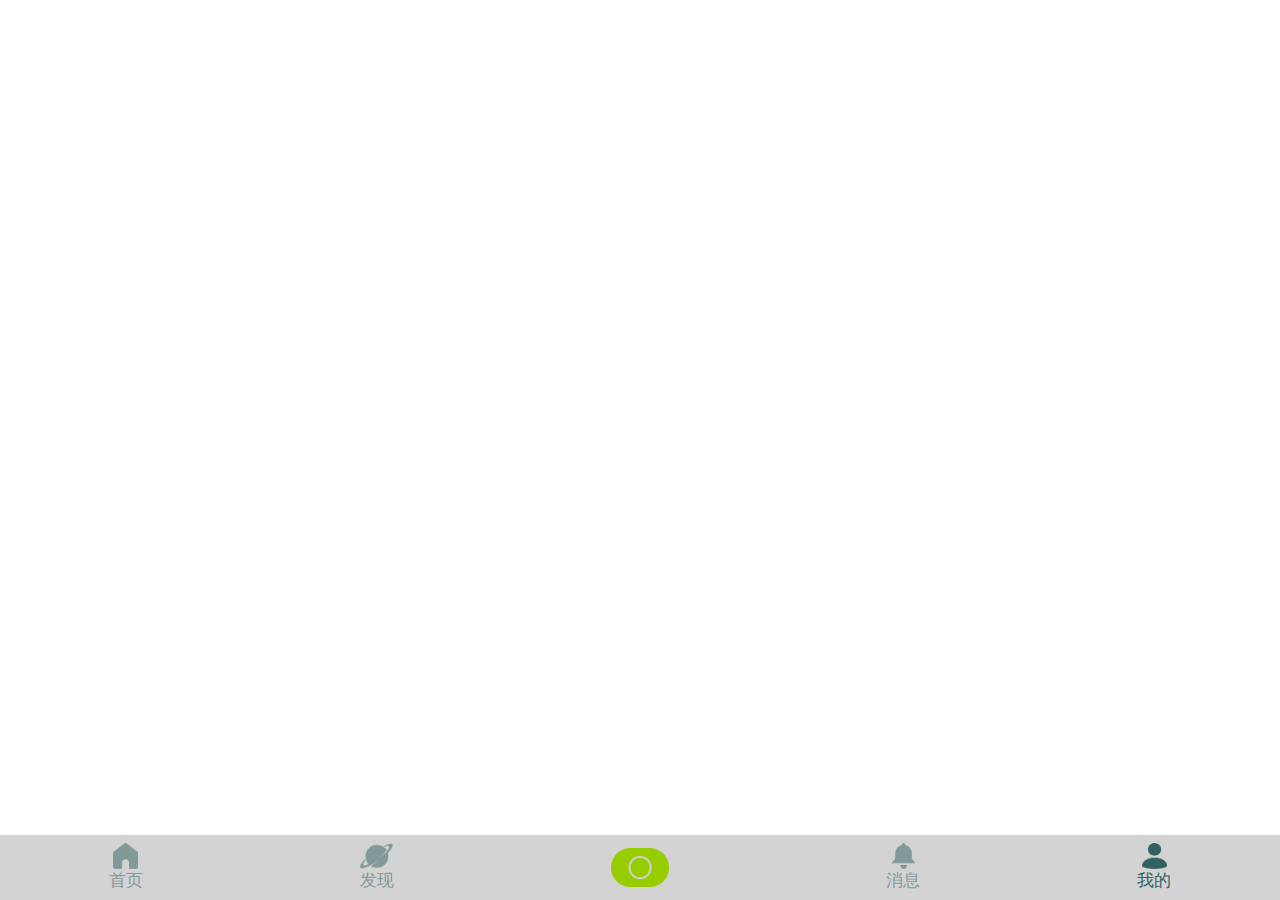
<file: mine.html>
<!DOCTYPE html>
<html lang="en">
<head>
    <meta charset="UTF-8">
    <meta name="viewport" content="width=device-width, initial-scale=1.0">
    <meta http-equiv="X-UA-Compatible" content="ie=edge">
    <title>Document</title>

    <script src="./js/common.js"></script>

    <script src="./js/jquery-3.1.1.min.js"></script>
    <script src="./lib/swiper/js/swiper.min.js"></script>

    <link rel="stylesheet" href="./lib/swiper/css/swiper.min.css">
    <link rel="stylesheet" href="./css/index.css">
</head>
<body>
    <footer>
        <a href="./index.html"><img src="./img/01-app-icons/tab_01.png" alt=""><span>首页</span></a>
        <a href="./find.html"><img src="./img/01-app-icons/tab_02.png" alt=""><span>发现</span></a>

        <a href=""><img src="./img/01-app-icons/tab_camera.png" alt=""></a>

        <a  href="./news.html"><img src="./img/01-app-icons/tab_03.png" alt=""><span>消息</span></a>
        <a class="active" href="./mine.html"><img src="./img/01-app-icons/tab_04.png" alt=""><span>我的</span></a>
    </footer>
</body>
</html>
</file>
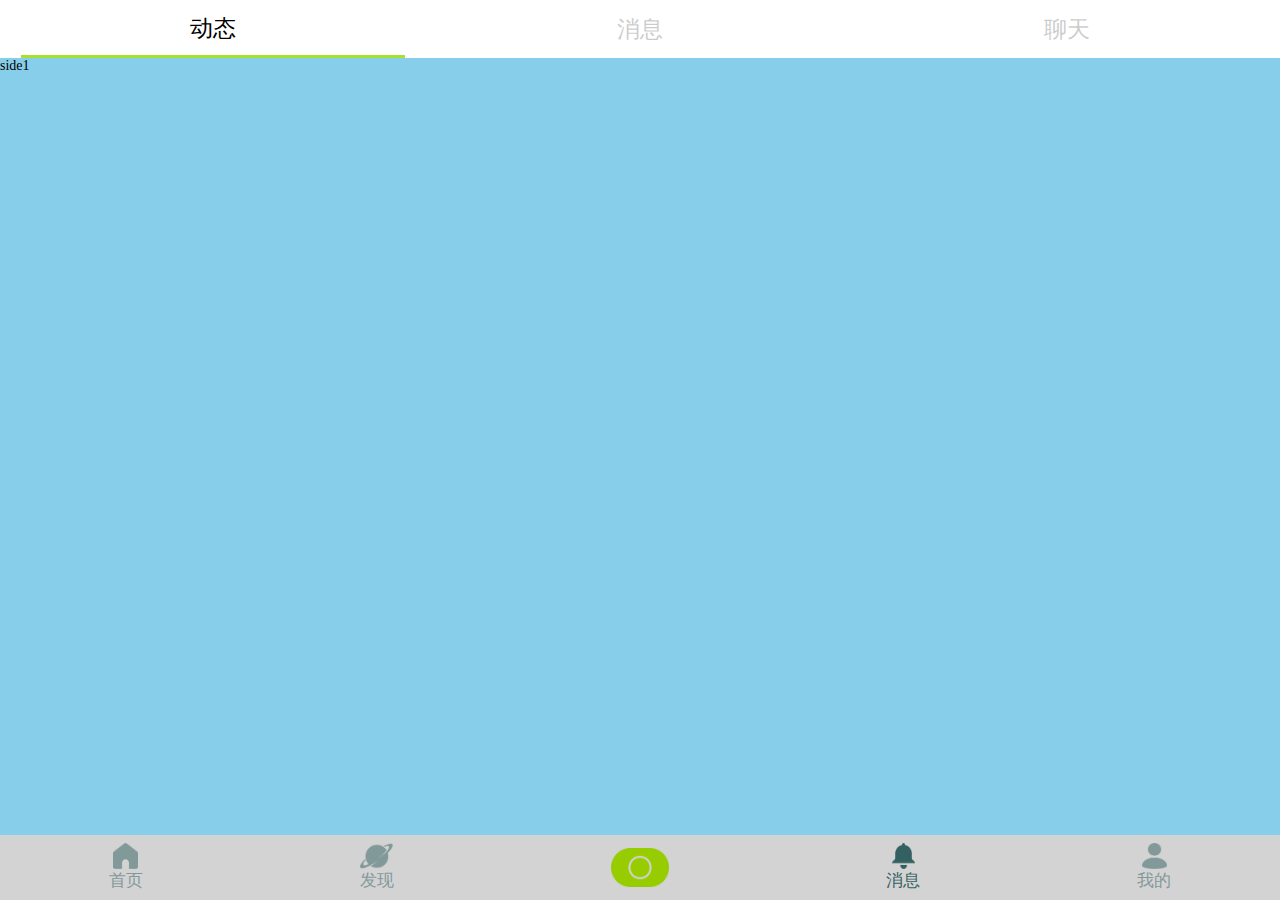
<file: news.html>
<!DOCTYPE html>
<html lang="en">
<head>
    <meta charset="UTF-8">
    <meta name="viewport" content="width=device-width, initial-scale=1.0">
    <meta http-equiv="X-UA-Compatible" content="ie=edge">
    <title>Document</title>
    <script src="./js/common.js"></script>

    <script src="./js/jquery-3.1.1.min.js"></script>
    <script src="./lib/swiper/js/swiper.min.js"></script>

    <link rel="stylesheet" href="./lib/swiper/css/swiper.min.css">
    <link rel="stylesheet" href="./css/news.css">
</head>
<body>

    <div class="container">
            <div class="main">
                <div class="swiper-container">
    
                    <div class="swiper-wrapper">
                        <div class="swiper-slide">
                            side1
                        </div>
                        <div class="swiper-slide">Slide 2</div>
                        <div class="swiper-slide">Slide 3</div>
                    </div>
                    <!-- 小点点 -->
                    <div class="swiper-pagination"></div>
                </div>
            </div>
            <div class="bottom"></div>
        </div>

    <footer>
        <a href="./index.html"><img src="./img/01-app-icons/tab_01.png" alt=""><span>首页</span></a>
        <a href="./find.html"><img src="./img/01-app-icons/tab_02.png" alt=""><span>发现</span></a>

        <a href=""><img src="./img/01-app-icons/tab_camera.png" alt=""></a>

        <a class="active"  href="./news.html"><img src="./img/01-app-icons/tab_03.png" alt=""><span>消息</span></a>
        <a href="./mine.html"><img src="./img/01-app-icons/tab_04.png" alt=""><span>我的</span></a>
    </footer>


    <script>
        var swiper = new Swiper('.swiper-container', {
            pagination: {
            el: '.swiper-pagination',
            },
        });
    
    </script>
</body>
</html>
</file>
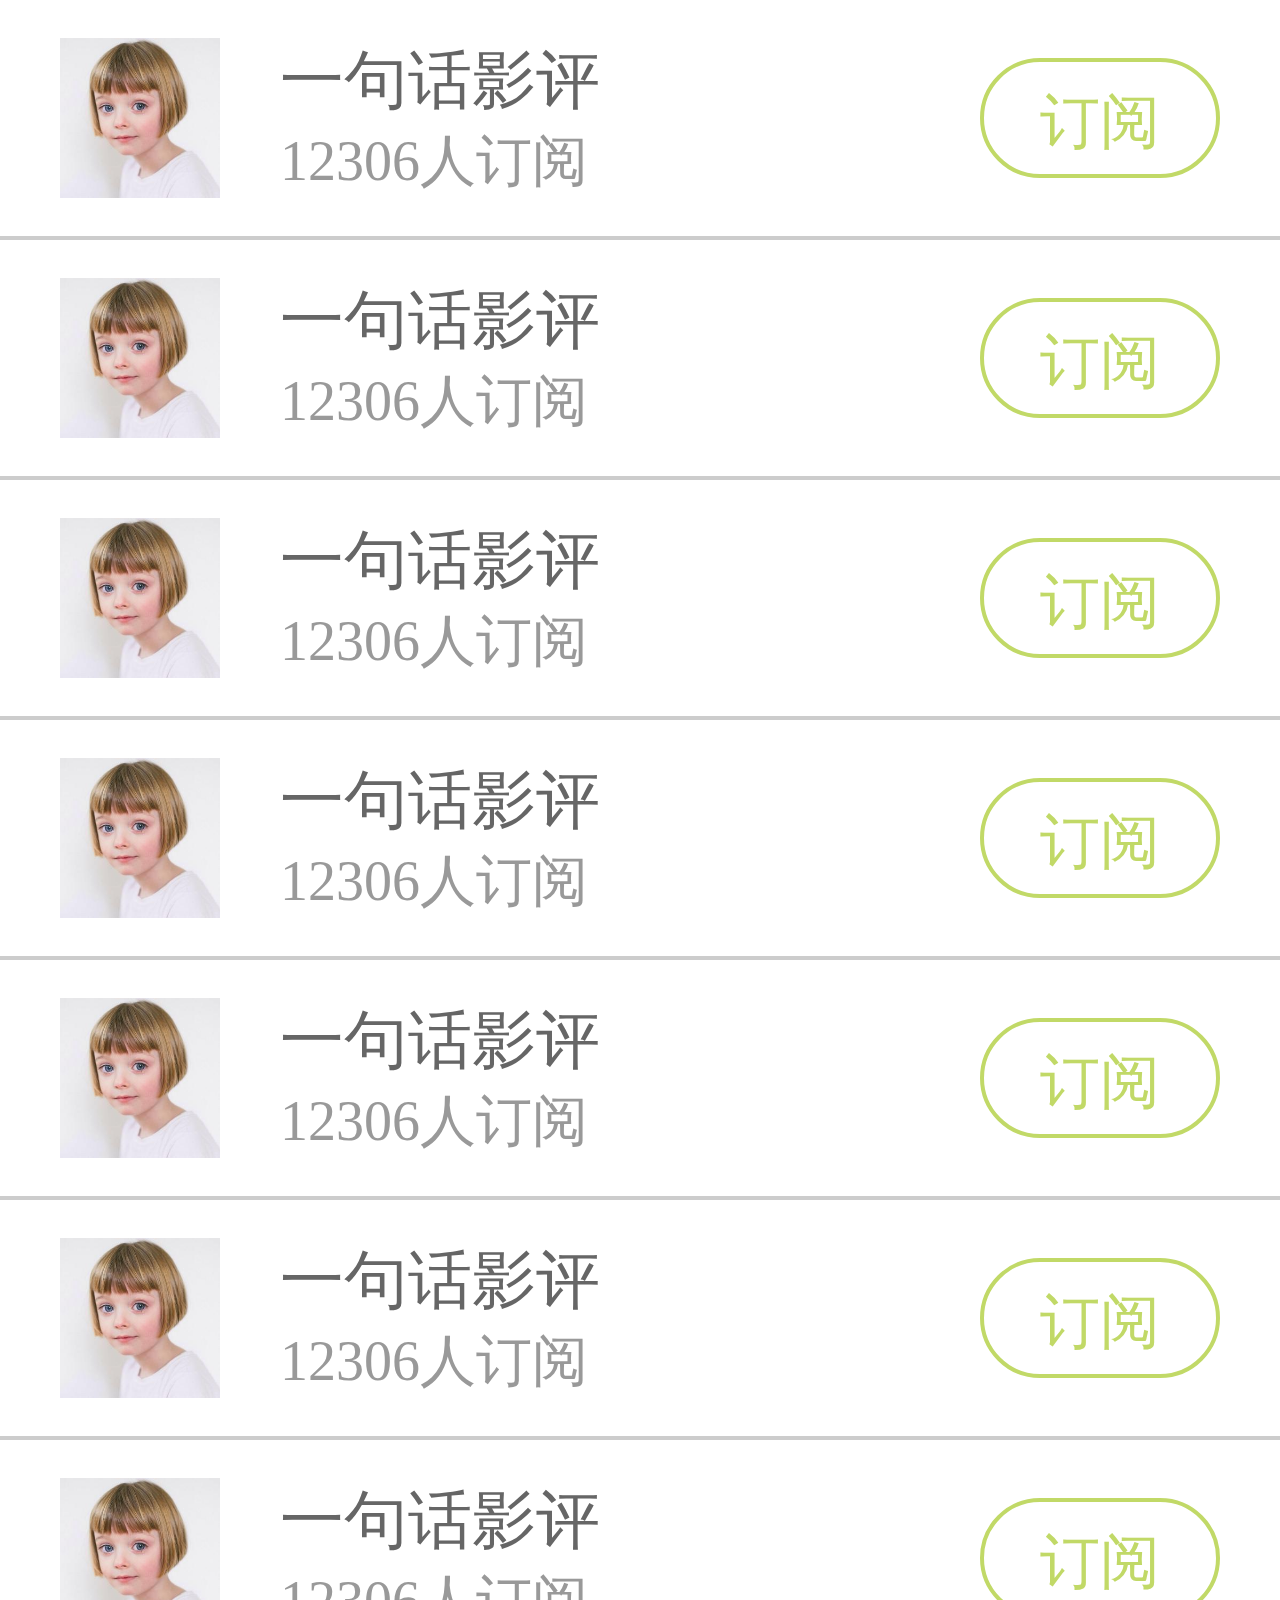
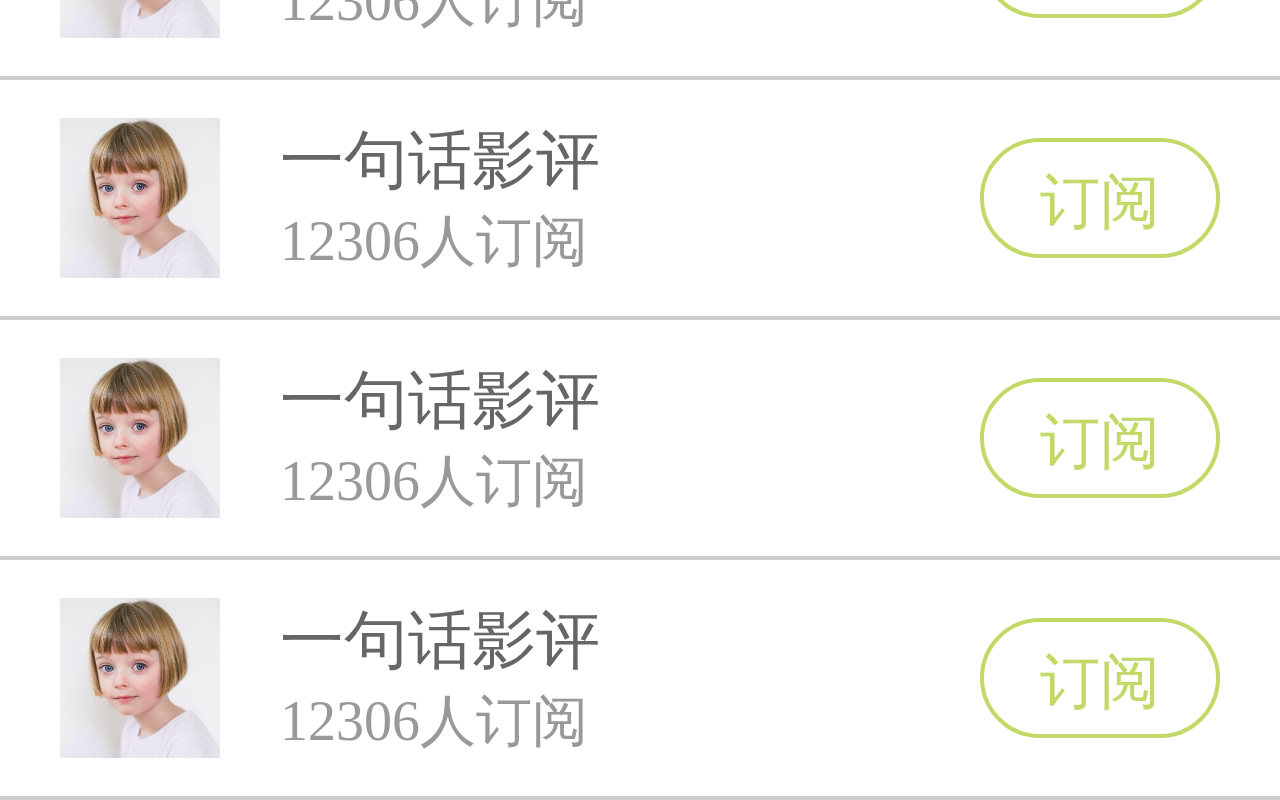
<file: order.html>
<!DOCTYPE html>
<html lang="en">
<head>
    <meta charset="UTF-8">
    <meta name="viewport" content="width=device-width, initial-scale=1.0">
    <meta http-equiv="X-UA-Compatible" content="ie=edge">
    <title>Document</title>

    <script>
        document.querySelector("html").style.fontSize = window.screen.width / 10 + "px";
    </script>

    <link rel="stylesheet" href="./css/list.css">
</head>
<body>
    <ul class="list">
        <li>
            <div class="left">
                <img src="./img/02-head-icons/01.jpg" alt="">
                <div class="info">
                    <p class="title">一句话影评</p>
                    <p class="subtitle">12306人订阅</p>
                </div>
            </div>
            <a href="" class="right">订阅</a>
        </li>
        <li>
            <div class="left">
                <img src="./img/02-head-icons/01.jpg" alt="">
                <div class="info">
                    <p class="title">一句话影评</p>
                    <p class="subtitle">12306人订阅</p>
                </div>
            </div>
            <a href="" class="right">订阅</a>
        </li>
        <li>
            <div class="left">
                <img src="./img/02-head-icons/01.jpg" alt="">
                <div class="info">
                    <p class="title">一句话影评</p>
                    <p class="subtitle">12306人订阅</p>
                </div>
            </div>
            <a href="" class="right">订阅</a>
        </li>
        <li>
            <div class="left">
                <img src="./img/02-head-icons/01.jpg" alt="">
                <div class="info">
                    <p class="title">一句话影评</p>
                    <p class="subtitle">12306人订阅</p>
                </div>
            </div>
            <a href="" class="right">订阅</a>
        </li>
        <li>
            <div class="left">
                <img src="./img/02-head-icons/01.jpg" alt="">
                <div class="info">
                    <p class="title">一句话影评</p>
                    <p class="subtitle">12306人订阅</p>
                </div>
            </div>
            <a href="" class="right">订阅</a>
        </li>
        <li>
            <div class="left">
                <img src="./img/02-head-icons/01.jpg" alt="">
                <div class="info">
                    <p class="title">一句话影评</p>
                    <p class="subtitle">12306人订阅</p>
                </div>
            </div>
            <a href="" class="right">订阅</a>
        </li>
        <li>
            <div class="left">
                <img src="./img/02-head-icons/01.jpg" alt="">
                <div class="info">
                    <p class="title">一句话影评</p>
                    <p class="subtitle">12306人订阅</p>
                </div>
            </div>
            <a href="" class="right">订阅</a>
        </li>
        <li>
            <div class="left">
                <img src="./img/02-head-icons/01.jpg" alt="">
                <div class="info">
                    <p class="title">一句话影评</p>
                    <p class="subtitle">12306人订阅</p>
                </div>
            </div>
            <a href="" class="right">订阅</a>
        </li>
        <li>
            <div class="left">
                <img src="./img/02-head-icons/01.jpg" alt="">
                <div class="info">
                    <p class="title">一句话影评</p>
                    <p class="subtitle">12306人订阅</p>
                </div>
            </div>
            <a href="" class="right">订阅</a>
        </li>
        <li>
            <div class="left">
                <img src="./img/02-head-icons/01.jpg" alt="">
                <div class="info">
                    <p class="title">一句话影评</p>
                    <p class="subtitle">12306人订阅</p>
                </div>
            </div>
            <a href="" class="right">订阅</a>
        </li>
    </ul>
</body>
</html>

<!-- 
    1. 我们需要把设计稿里面的像素值， 转成 rem 值。
        1. 知道这个像素素是针对于多大屏幕的， 就比如说， 像素稿是640宽度，并且是2倍图， 那么对应的屏幕宽度就是 320px。 
        2. 计算rem值。 假如某个元素的字体大小是 16px。 那么它所对应的rem值是 320px/10 = 1rem = 32px。 16px/32px就得到这个字体的rem值

    2. 就可以在css代码中， 直接使用这个rem值了

    3. 但是默认情况下，手机的浏览器的 1rem的值，并不是屏幕宽度的十分之一，而是 16px。 所以，我们需要做一件事， 就是把1rem的的值，设为屏幕宽度的10分之一。 

    ```
    document.querySelector("html").style.fontSize = window.screen.width / 10 + "px";
    ```

    4. 我们可以一开始时，选使用px来用布局。布局完成之后，使用插件
        1. Px to rem（配置设置稿的1rem的值）：在设置的最后边的最后面，加下面这句话： "px-to-rem.px-per-rem": 32
        2. 选中需要转rem的css
        3. 执行 alt+z（如果快捷键被占用，就执行 ctl+ship+p, 手动 输入 px to rem, 占击该命令即可）
 -->
</file>
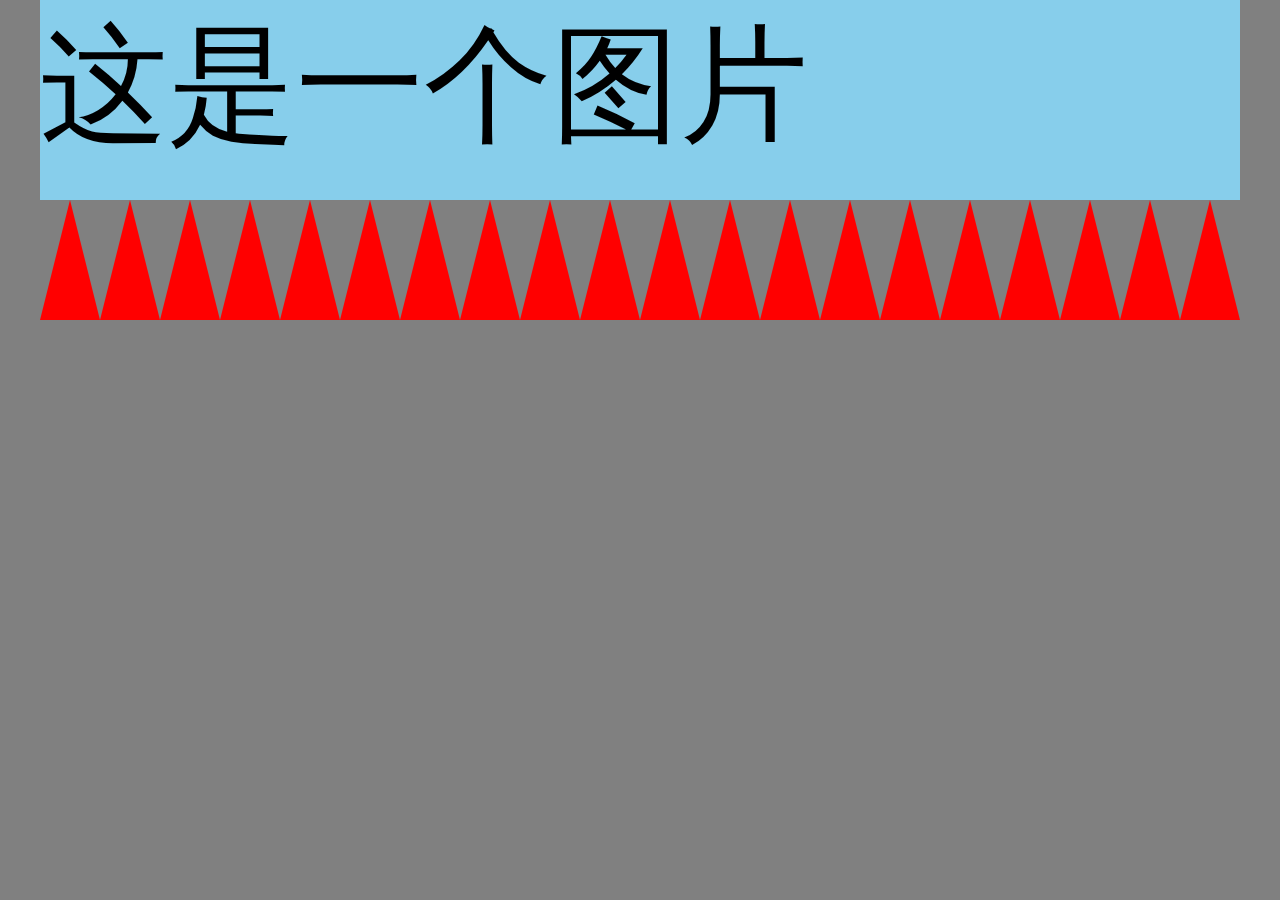
<file: 锯齿.html>
<!DOCTYPE html>
<html lang="en">
<head>
    <meta charset="UTF-8">
    <meta name="viewport" content="width=device-width, initial-scale=1.0">
    <meta http-equiv="X-UA-Compatible" content="ie=edge">
    <title>Document</title>
    <link rel="stylesheet" href="./css/juchi.css">
    
    <script>
        document.querySelector("html").style.fontSize = window.screen.width / 10 + "px";
    </script>
</head>
<body>
    <div class="images">
        <div class="img">这是一个图片</div>

        <div class="juchi">
            <div class="box"></div>
            <div class="box"></div>
            <div class="box"></div>
            <div class="box"></div>
            <div class="box"></div>
            <div class="box"></div>
            <div class="box"></div>
            <div class="box"></div>
            <div class="box"></div>
            <div class="box"></div>
            <div class="box"></div>
            <div class="box"></div>
            <div class="box"></div>
            <div class="box"></div>
            <div class="box"></div>
            <div class="box"></div>
            <div class="box"></div>
            <div class="box"></div>
            <div class="box"></div>
            <div class="box"></div>
        </div>
    </div>
</body>
</html>
</file>
<file: css/index.css>
@charset "UTF-8";
* {
  margin: 0;
  padding: 0;
  box-sizing: border-box;
}

ul, ol {
  list-style: none;
}

a {
  text-decoration: none;
}

body {
  font-size: 14px;
}

.img-circle {
  border-radius: 50%;
}

.fl {
  float: left;
}

.fr {
  float: right;
}

html, body {
  height: 100%;
}

.container {
  height: 100%;
  display: flex;
  flex-direction: column;
}
.container .main {
  flex: 1;
}
.container .main .swiper-container {
  width: 100%;
  height: 100%;
}
.container .main .swiper-container > .swiper-wrapper {
  padding-top: 1.40625rem;
}
.container .main .swiper-container > .swiper-wrapper .swiper-slide {
  position: relative;
}
.container .main .swiper-container > .swiper-wrapper .swiper-slide .container {
  width: 100%;
  height: 100%;
  position: absolute;
}
.container .main .swiper-container > .swiper-wrapper .swiper-slide .container .swiper-slide {
  height: auto;
  padding-bottom: 1.40625rem;
}
.container .main .swiper-container .swiper-pagination {
  position: fixed;
  left: 0;
  top: 0;
  height: 1.40625rem;
  background-color: #fff;
  display: flex;
  justify-content: space-around;
}
.container .main .swiper-container .swiper-pagination .swiper-pagination-bullet {
  margin: 0;
  width: 30%;
  height: 1.40625rem;
  border-radius: 0;
  display: block;
  display: flex;
  align-items: center;
  justify-content: center;
  background-color: #fff;
}
.container .main .swiper-container .swiper-pagination .swiper-pagination-bullet:nth-child(1)::before {
  content: "关注";
  display: block;
  font-size: 0.5625rem;
  line-height: 1.40625rem;
}
.container .main .swiper-container .swiper-pagination .swiper-pagination-bullet:nth-child(2)::before {
  content: "订阅";
  display: block;
  font-size: 0.5625rem;
}
.container .main .swiper-container .swiper-pagination .swiper-pagination-bullet-active {
  background-color: #fff;
  border-bottom: 3px solid #a6e22d;
}
.container .bottom {
  flex-basis: 1.5625rem;
}

footer {
  bottom: 0;
  left: 0;
  position: fixed;
  height: 1.5625rem;
  width: 100%;
  background-color: #d3d3d3;
  display: flex;
  justify-content: space-around;
  align-items: center;
  z-index: 100;
}
footer a {
  display: flex;
  flex-direction: column;
  align-items: center;
  opacity: 0.5;
}
footer a img {
  height: 0.625rem;
}
footer a span {
  font-size: 0.40625rem;
  color: #336162;
}
footer a:nth-child(3) {
  opacity: 1;
}
footer a:nth-child(3) img {
  height: 0.9375rem;
}
footer a.active {
  opacity: 1;
}

/*# sourceMappingURL=index.css.map */
</file>
<file: css/list.css>
* {
  margin: 0;
  padding: 0;
  box-sizing: border-box;
}

ul, ol {
  list-style: none;
}

a {
  text-decoration: none;
}

body {
  font-size: 14px;
}

.img-circle {
  border-radius: 50%;
}

.fl {
  float: left;
}

.fr {
  float: right;
}

.list li {
  display: flex;
  padding: 0 0.46875rem;
  justify-content: space-between;
  height: 1.875rem;
  border-bottom: 0.03125rem solid #ccc;
  align-items: center;
}
.list li .left {
  height: 100%;
  display: flex;
  align-items: center;
}
.list li .left img {
  height: 1.25rem;
}
.list li .left .info {
  margin-left: 0.46875rem;
}
.list li .left .info .title {
  color: #666;
  font-size: 0.5rem;
}
.list li .left .info .subtitle {
  color: #999;
  font-size: 0.4375rem;
}
.list li .right {
  font-size: 0.46875rem;
  width: 1.875rem;
  height: 0.9375rem;
  border: 0.03125rem solid #c1d967;
  color: #c1d967;
  border-radius: 0.46875rem;
  text-align: center;
  line-height: 0.9375rem;
}

/*# sourceMappingURL=list.css.map */
</file>
<file: css/care.css>
* {
  margin: 0;
  padding: 0;
  box-sizing: border-box;
}

ul, ol {
  list-style: none;
}

a {
  text-decoration: none;
}

body {
  font-size: 14px;
}

.img-circle {
  border-radius: 50%;
}

.fl {
  float: left;
}

.fr {
  float: right;
}

.carelist li {
  padding: 0 0.3125rem;
}
.carelist li .user {
  width: 100%;
  display: flex;
  padding: 0.46875rem 0;
  justify-content: space-between;
  align-items: center;
}
.carelist li .user .left {
  display: flex;
  align-items: center;
}
.carelist li .user .left .icon {
  width: 1.25rem;
}
.carelist li .user .left .username {
  font-size: 0.46875rem;
  color: #333;
  margin-left: 0.46875rem;
}
.carelist li .user .right {
  font-size: 0.375rem;
  color: #999;
}
.carelist li .title {
  width: 100%;
  text-align: center;
  margin-bottom: 0.46875rem;
  font-size: 0.5625rem;
  color: #999;
}
.carelist li .images {
  width: 100%;
  position: relative;
}
.carelist li .images img {
  width: 100%;
}
.carelist li .images .juchi {
  width: 100%;
  display: flex;
  position: absolute;
  bottom: 0.15625rem;
  left: 0;
}
.carelist li .images .juchi .box {
  width: 0;
  height: 0;
  border-top: 0px solid #000;
  border-left: 0.1875rem solid transparent;
  border-right: 0.1875rem solid transparent;
  border-bottom: 0.3125rem solid #fff;
}
.carelist li .content {
  padding: 0 0.46875rem;
  color: #333;
}
.carelist li .info {
  padding: 0.46875rem 0.46875rem;
  border-bottom: 1px solid #ccc;
}
.carelist li .info p {
  font-size: 0.46875rem;
  color: #999;
}
.carelist li .info p:nth-child(1) img {
  width: 0.46875rem;
  margin-right: 0.15625rem;
}
.carelist li .info p:nth-child(2) span:nth-child(1) {
  color: #999;
  font-weight: bold;
  font-size: 0.7rem;
}
.carelist li .control {
  padding: 0.46875rem 0;
}
.carelist li .control img {
  width: 0.78125rem;
}
.carelist li .control img:nth-child(2) {
  margin: 0 0.46875rem;
}

/*# sourceMappingURL=care.css.map */
</file>
<file: css/find.css>
* {
  margin: 0;
  padding: 0;
  box-sizing: border-box;
}

ul, ol {
  list-style: none;
}

a {
  text-decoration: none;
}

body {
  font-size: 14px;
}

.img-circle {
  border-radius: 50%;
}

.fl {
  float: left;
}

.fr {
  float: right;
}

body {
  background-color: #ccc;
}

img {
  display: block;
}

html, body {
  height: 100%;
}

body {
  position: relative;
}

.swiper-container2 {
  position: absolute;
  width: 100%;
  height: 100%;
}
.swiper-container2 .swiper-slide {
  height: auto;
  padding-bottom: 1.5625rem;
}
.swiper-container2 .swiper-slide .searchbar {
  background-color: #fff;
  height: 1.5625rem;
  padding: 0.1875rem;
  position: relative;
  border-bottom: 1px solid #ccc;
}
.swiper-container2 .swiper-slide .searchbar input {
  background-color: #ccc;
  border: none;
  outline: none;
  border-radius: 0.15625rem;
  width: 100%;
  height: 100%;
  padding-left: 1.5625rem;
}
.swiper-container2 .swiper-slide .searchbar .glass {
  position: absolute;
  left: 0.9375rem;
  top: 0.4375rem;
  width: 0.625rem;
}
.swiper-container2 .swiper-slide .searchbar .user {
  position: absolute;
  right: 0.9375rem;
  top: 0.375rem;
  width: 0.78125rem;
}
.swiper-container2 .swiper-slide .swiper-container {
  background-color: #fff;
  width: 100%;
}
.swiper-container2 .swiper-slide .swiper-container .swiper-wrapper {
  width: 100%;
}
.swiper-container2 .swiper-slide .swiper-container .swiper-wrapper .swiper-slide {
  width: 100%;
}
.swiper-container2 .swiper-slide .swiper-container .swiper-wrapper .swiper-slide img {
  width: 100%;
}
.swiper-container2 .swiper-slide .swiper-container1 {
  overflow: hidden;
  margin-top: 0.9375rem;
}
.swiper-container2 .swiper-slide .swiper-container1 .swiper-slide {
  width: 8rem;
}
.swiper-container2 .swiper-slide .swiper-container1 .swiper-slide .box {
  width: 8rem;
  height: 9.5625rem;
}
.swiper-container2 .swiper-slide .swiper-container1 .swiper-slide .box .header {
  width: 100%;
  height: 1.5625rem;
  background-color: #fff;
  border-bottom: 1px solid #ccc;
  text-align: center;
  line-height: 1.5625rem;
  color: #999;
  font-size: 0.5625rem;
}
.swiper-container2 .swiper-slide .swiper-container1 .swiper-slide .box .content {
  width: 100%;
  display: flex;
  flex-wrap: wrap;
}
.swiper-container2 .swiper-slide .swiper-container1 .swiper-slide .box .content img {
  width: 4rem;
  height: 4rem;
}

/*# sourceMappingURL=find.css.map */
</file>
<file: css/news.css>
@charset "UTF-8";
* {
  margin: 0;
  padding: 0;
  box-sizing: border-box;
}

ul, ol {
  list-style: none;
}

a {
  text-decoration: none;
}

body {
  font-size: 14px;
}

.img-circle {
  border-radius: 50%;
}

.fl {
  float: left;
}

.fr {
  float: right;
}

html, body {
  height: 100%;
}

.container {
  height: 100%;
  display: flex;
  flex-direction: column;
}
.container .main {
  flex: 1;
}
.container .main .swiper-container {
  width: 100%;
  height: 100%;
}
.container .main .swiper-container .swiper-wrapper {
  padding-top: 1.40625rem;
}
.container .main .swiper-container .swiper-wrapper .swiper-slide {
  background-color: skyblue;
}
.container .main .swiper-container .swiper-pagination {
  position: fixed;
  left: 0;
  top: 0;
  height: 1.40625rem;
  background-color: #fff;
  display: flex;
  justify-content: space-around;
}
.container .main .swiper-container .swiper-pagination .swiper-pagination-bullet {
  margin: 0;
  width: 30%;
  height: 1.40625rem;
  border-radius: 0;
  display: block;
  display: flex;
  align-items: center;
  justify-content: center;
  background-color: #fff;
}
.container .main .swiper-container .swiper-pagination .swiper-pagination-bullet:nth-child(1)::before {
  content: "动态";
  display: block;
  font-size: 0.5625rem;
  line-height: 1.40625rem;
}
.container .main .swiper-container .swiper-pagination .swiper-pagination-bullet:nth-child(2)::before {
  content: "消息";
  display: block;
  font-size: 0.5625rem;
}
.container .main .swiper-container .swiper-pagination .swiper-pagination-bullet:nth-child(3)::before {
  content: "聊天";
  display: block;
  font-size: 0.5625rem;
}
.container .main .swiper-container .swiper-pagination .swiper-pagination-bullet-active {
  background-color: #fff;
  border-bottom: 3px solid #a6e22d;
}
.container .bottom {
  flex-basis: 1.5625rem;
}

footer {
  bottom: 0;
  left: 0;
  position: fixed;
  height: 1.5625rem;
  width: 100%;
  background-color: #d3d3d3;
  display: flex;
  justify-content: space-around;
  align-items: center;
}
footer a {
  display: flex;
  flex-direction: column;
  align-items: center;
  opacity: 0.5;
}
footer a img {
  height: 0.625rem;
}
footer a span {
  font-size: 0.40625rem;
  color: #336162;
}
footer a:nth-child(3) {
  opacity: 1;
}
footer a:nth-child(3) img {
  height: 0.9375rem;
}
footer a.active {
  opacity: 1;
}

/*# sourceMappingURL=news.css.map */
</file>
<file: css/juchi.css>
html, body {
  width: 100%;
}

* {
  margin: 0;
  padding: 0;
  box-sizing: border-box;
}

body {
  background-color: gray;
}

.images {
  width: 100%;
  padding: 0 0.3125rem;
}
.images .img {
  width: 100%;
  height: 200px;
  background-color: skyblue;
}

.juchi {
  display: flex;
  width: 100%;
}
.juchi .box {
  width: 0;
  height: 0;
  border-left: 0.234375rem solid transparent;
  border-right: 0.234375rem solid transparent;
  border-top: 0px solid transparent;
  border-bottom: 0.9375rem solid red;
}

/*# sourceMappingURL=juchi.css.map */
</file>
